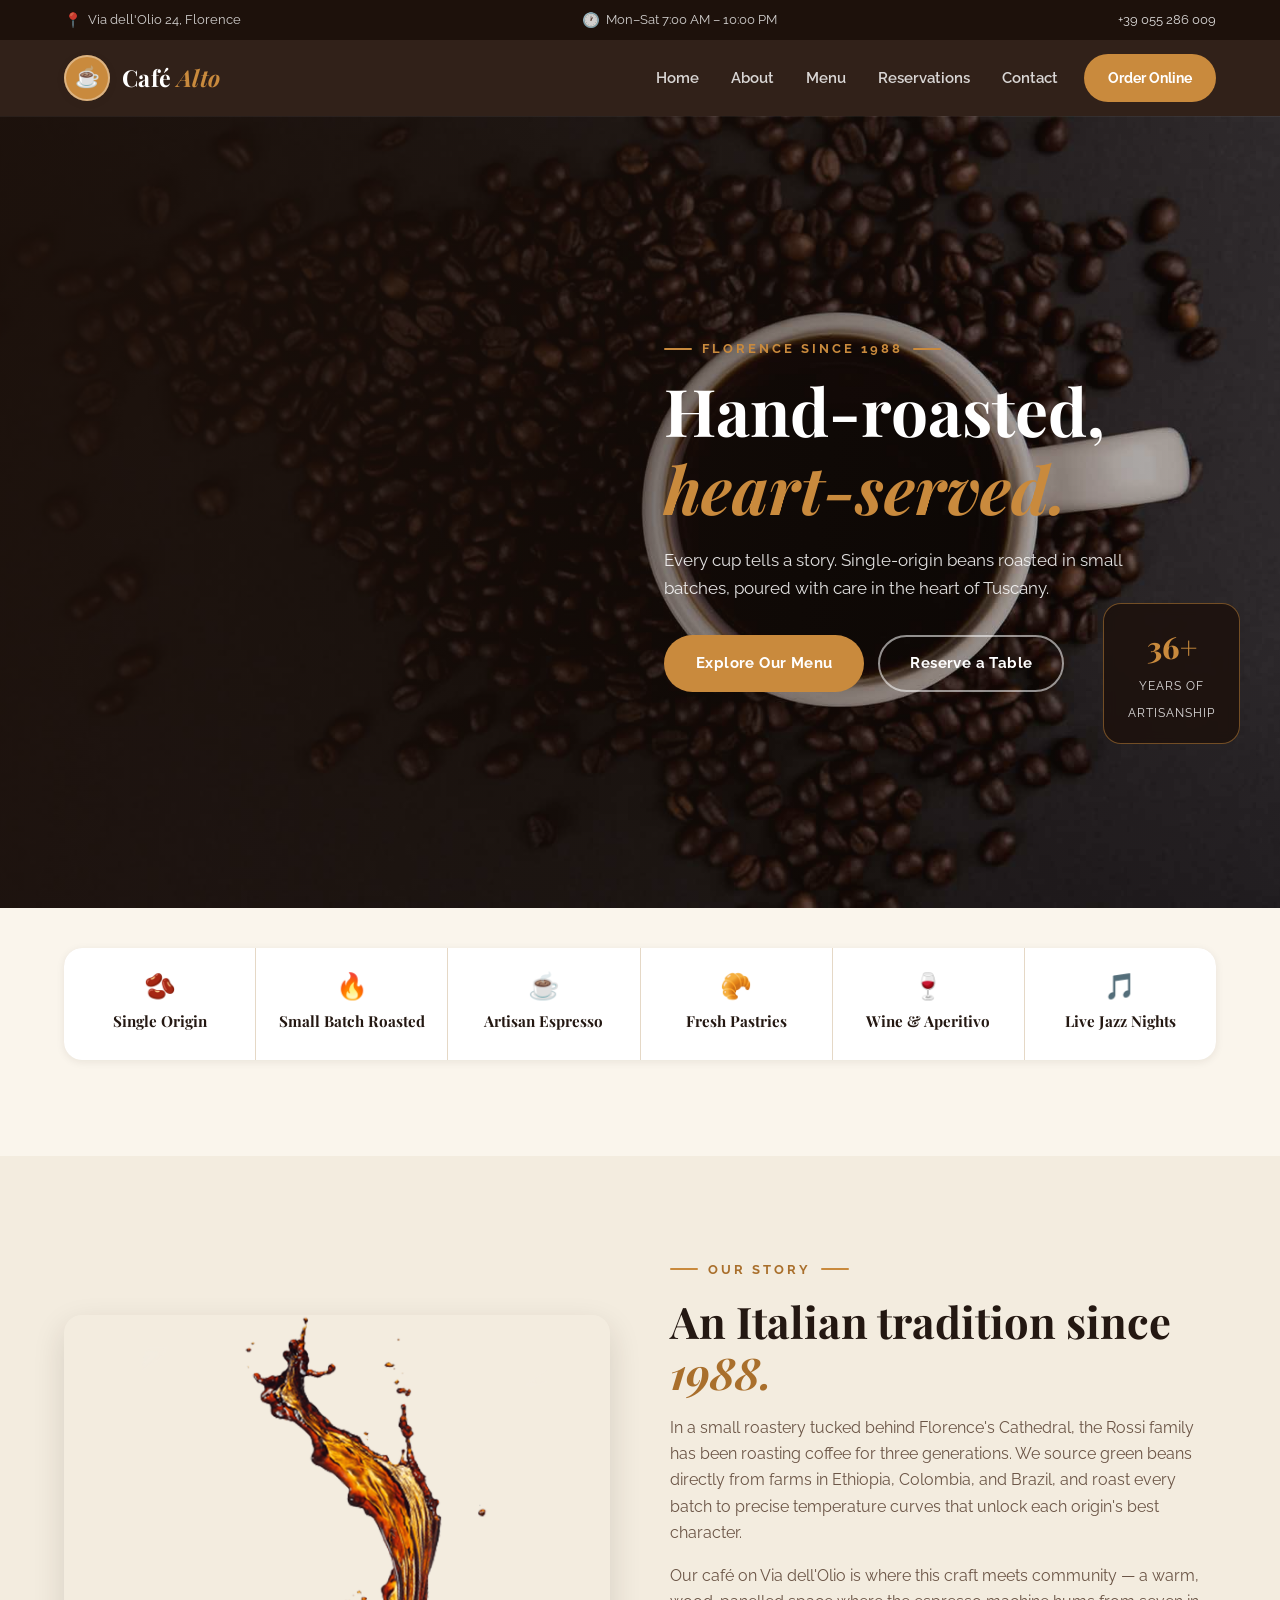
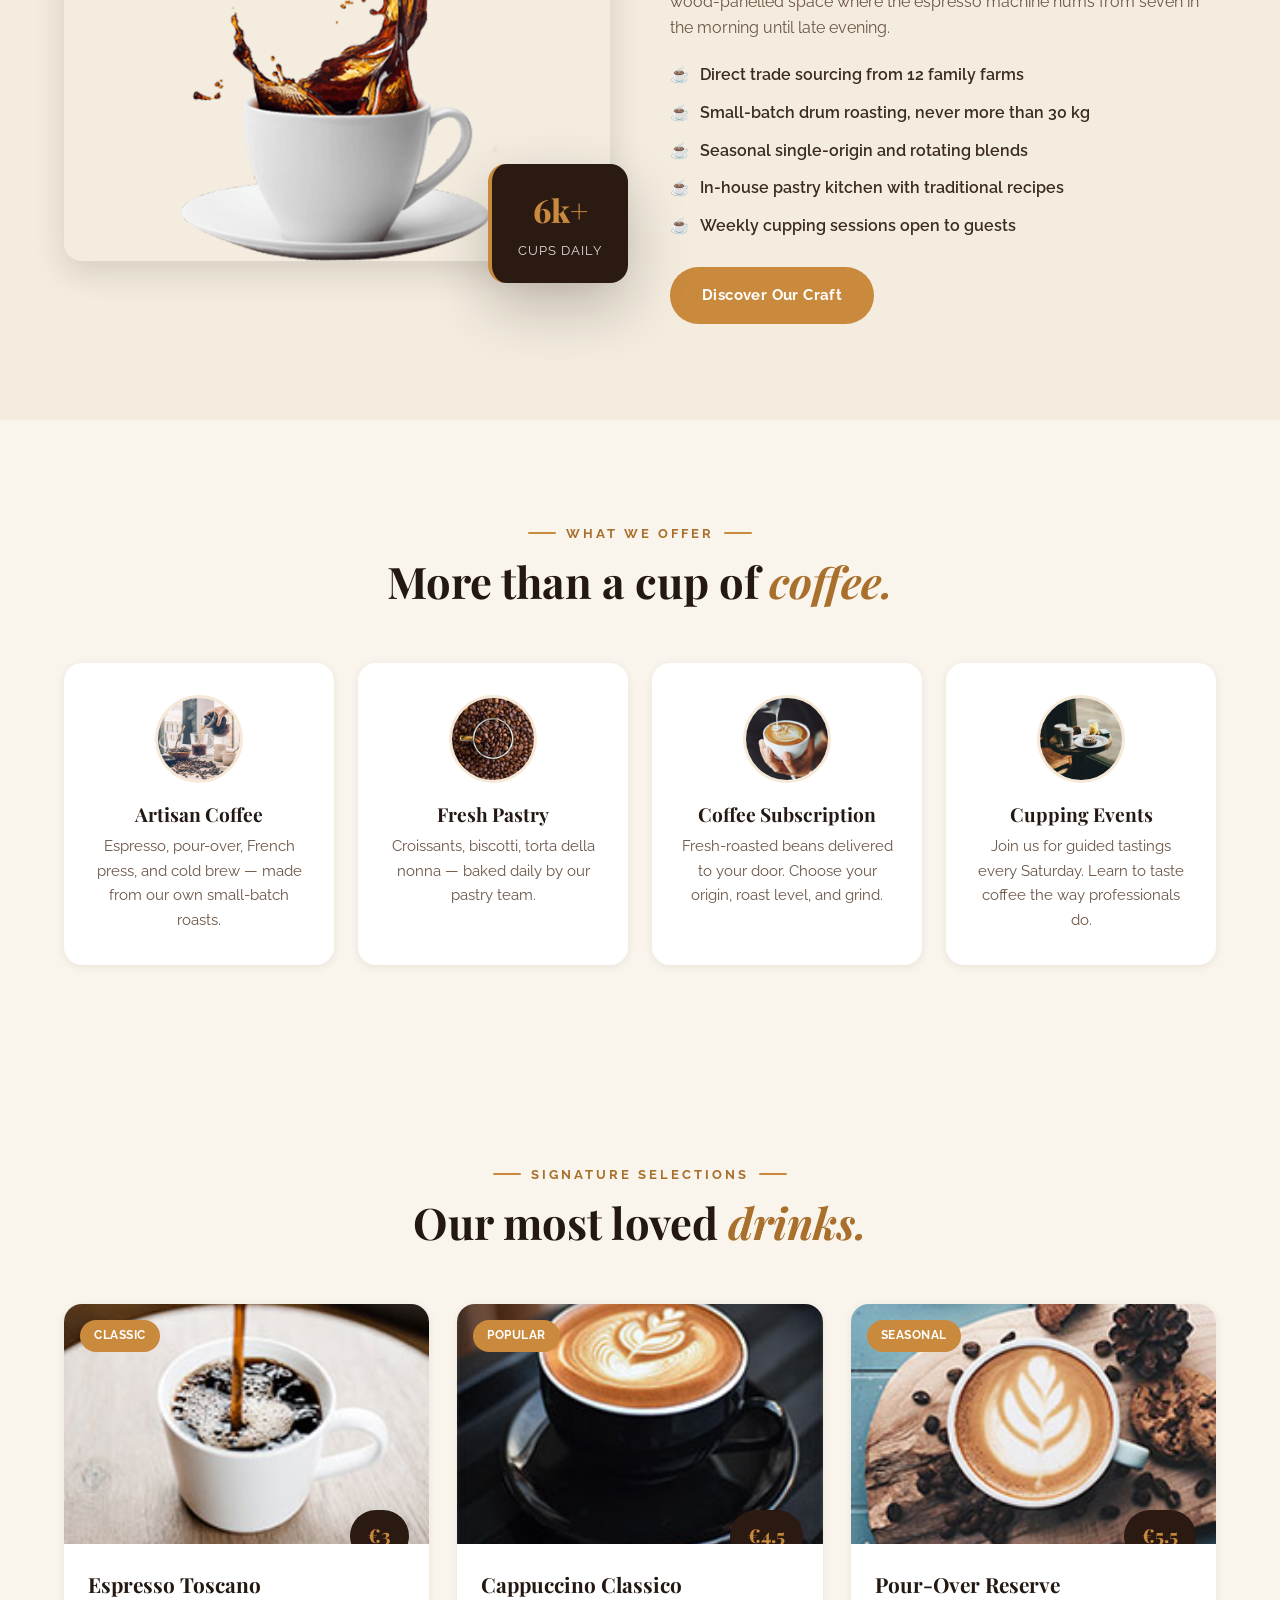
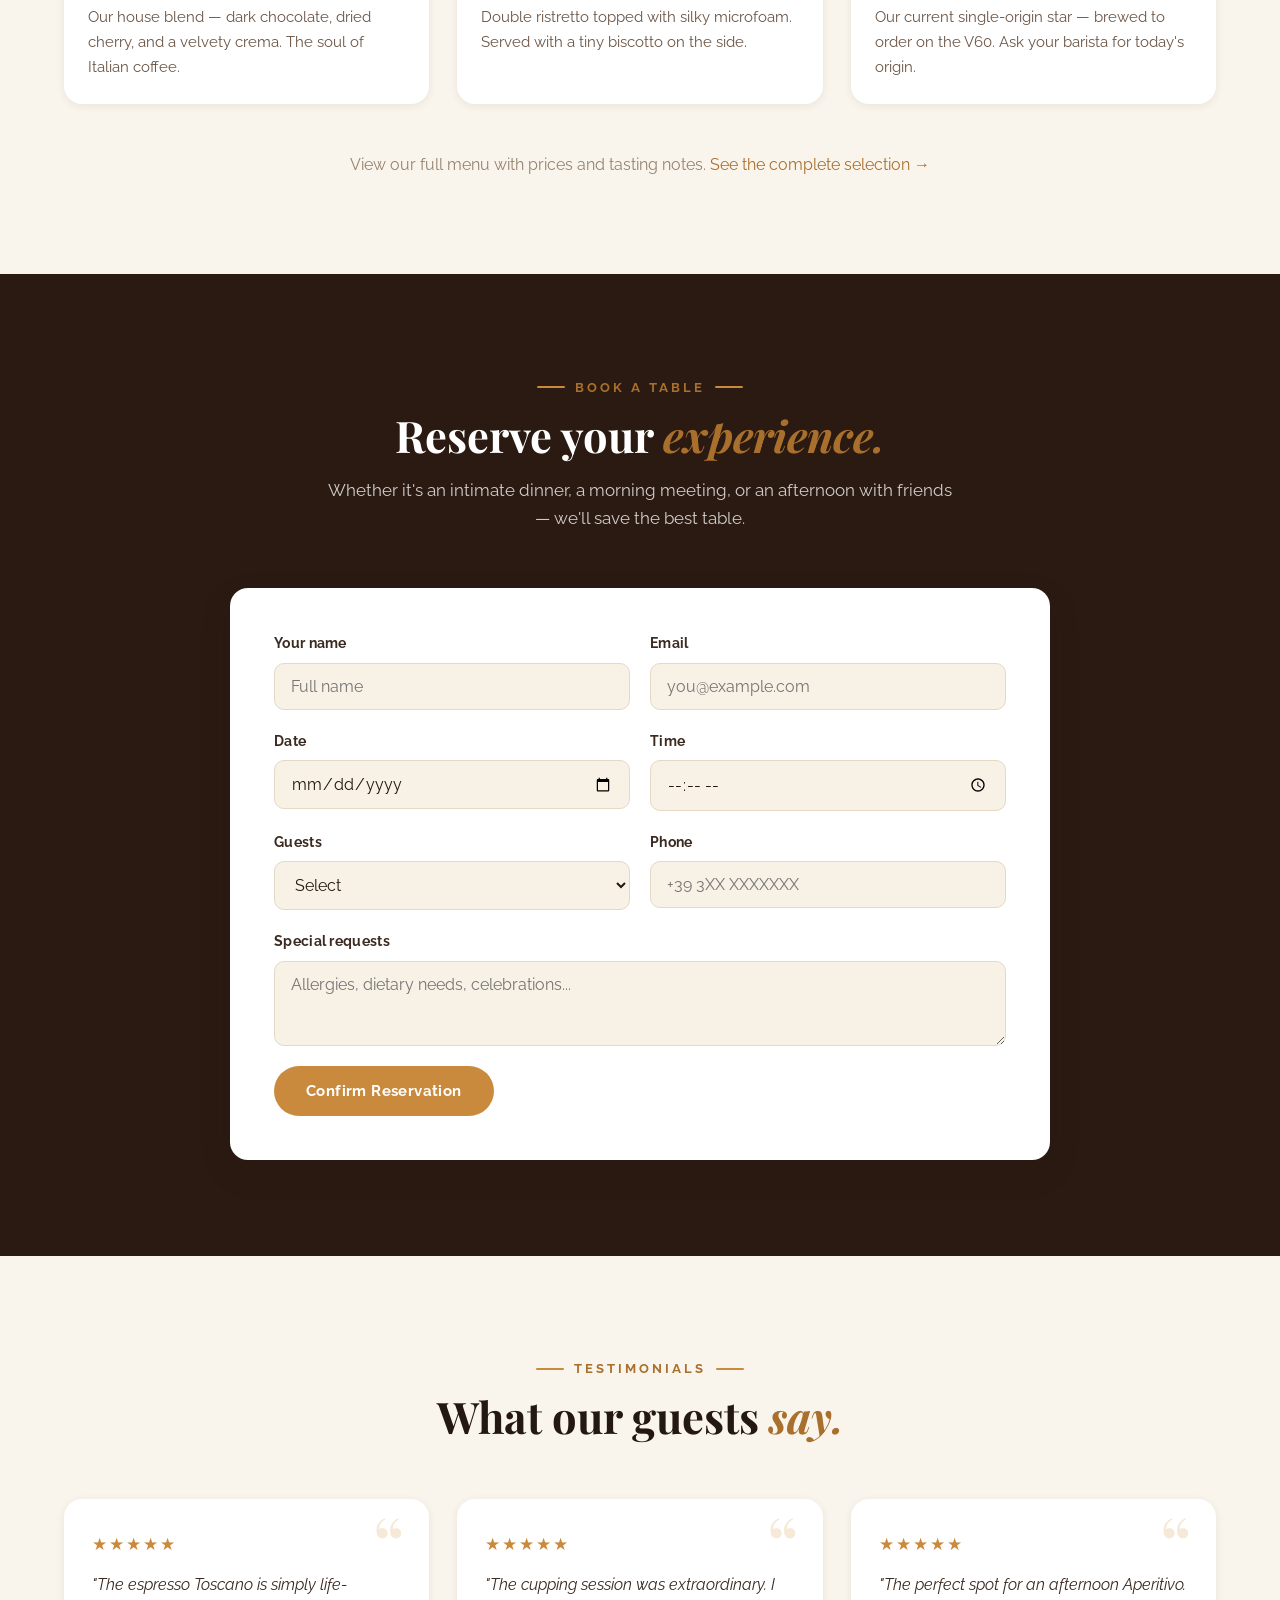
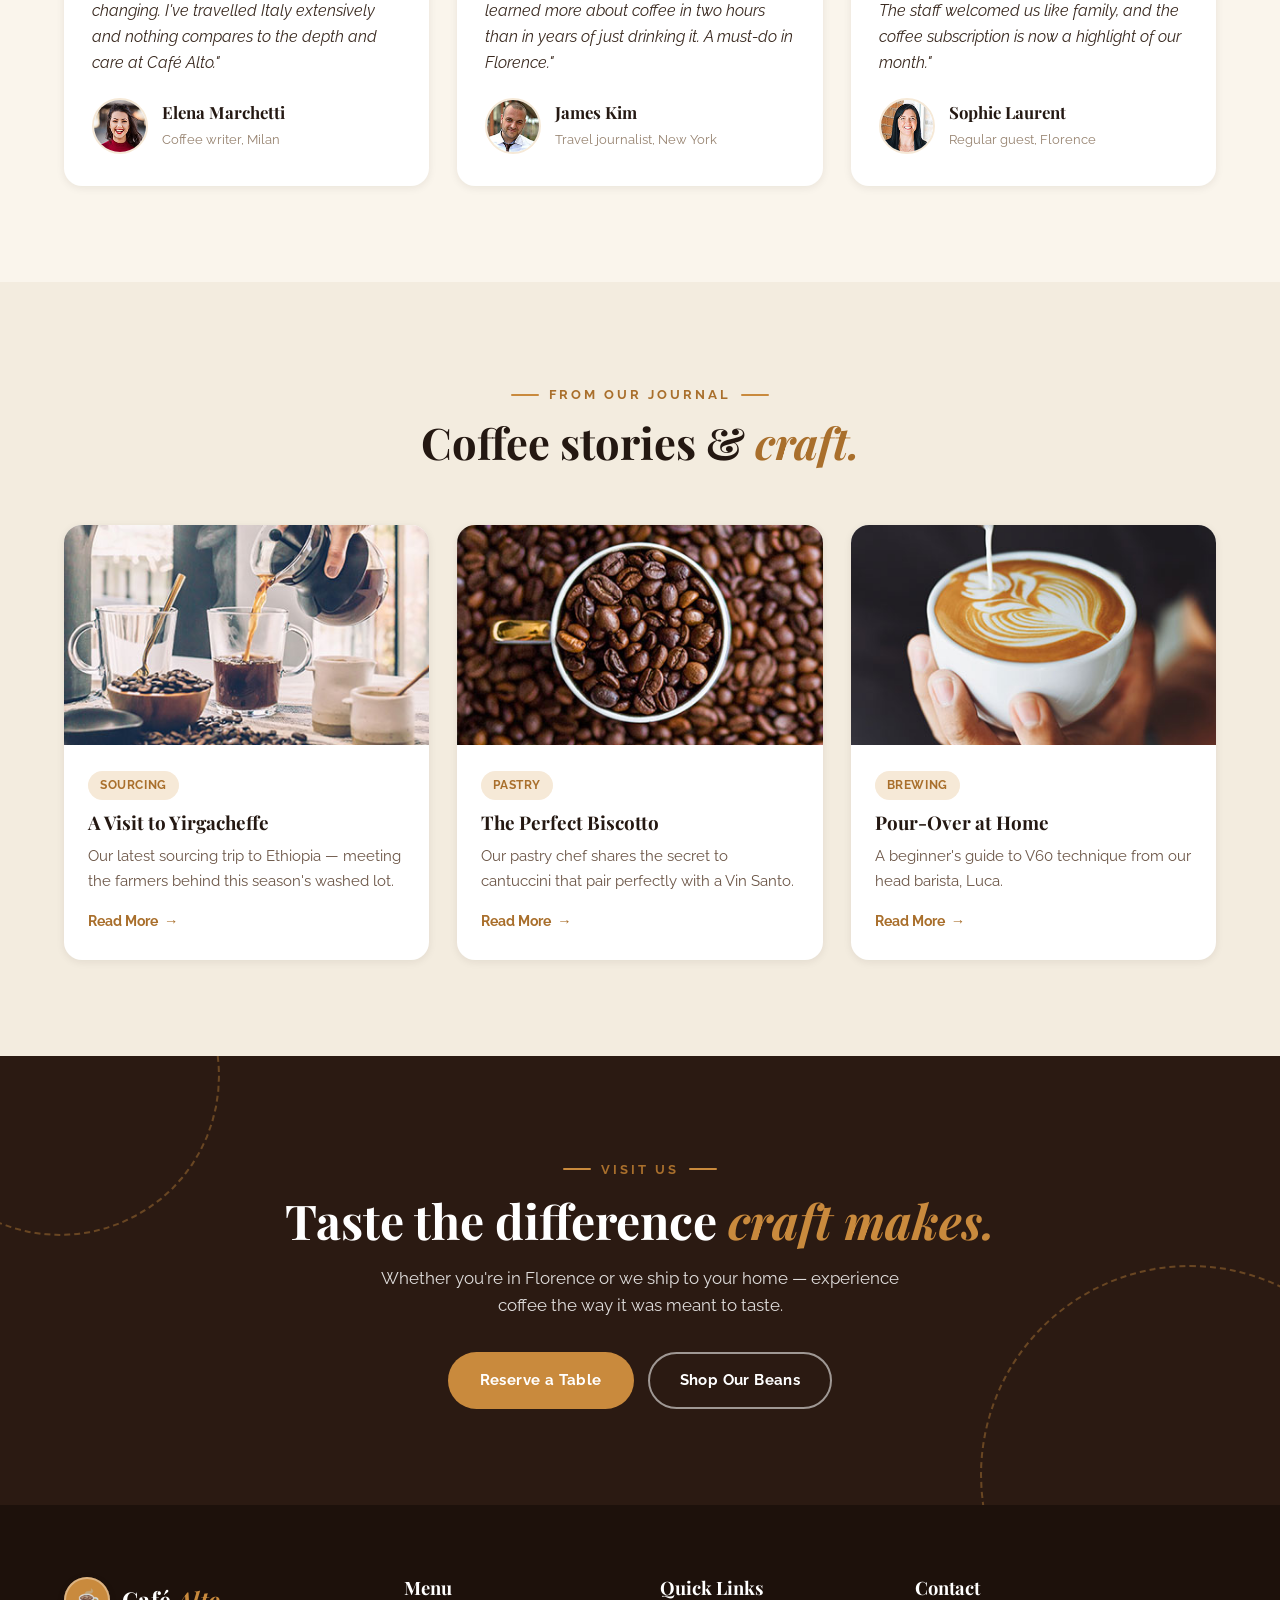
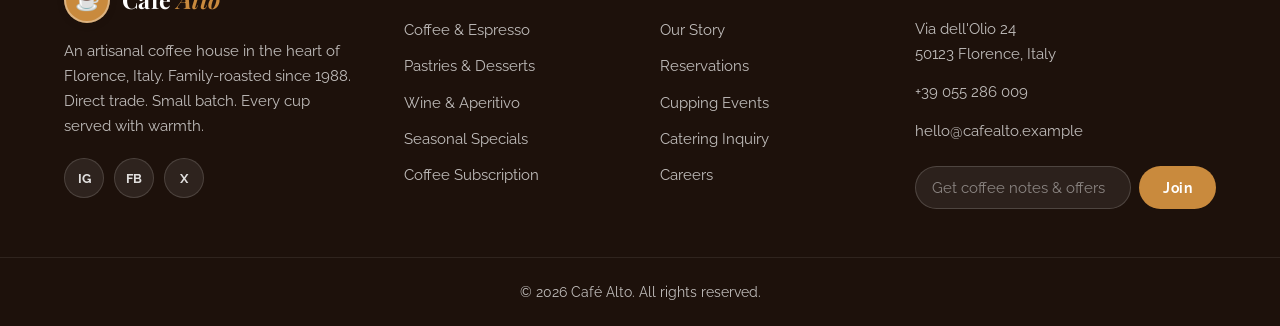
<file: index.html>
<!DOCTYPE html>
<html lang="en">
<head>
  <meta charset="UTF-8">
  <meta name="viewport" content="width=device-width, initial-scale=1.0">
  <title>Café Alto — Artisan Coffee House</title>
  <meta name="description" content="Café Alto: a premium artisanal coffee house in Florence. Hand-roasted espresso, pour-overs, pastries, and an intimate café experience since 1988.">
  <link rel="icon" href="data:image/svg+xml,%3Csvg xmlns='http://www.w3.org/2000/svg' viewBox='0 0 64 64'%3E%3Ccircle cx='32' cy='32' r='32' fill='%23c98a3d'/%3E%3Cpath d='M20 28 h24 v4 q0 6 -3 9 t-9 3 h-4 q-6 0 -9 -3 t-3 -9 v-4z' fill='%23fff' opacity='.85'/%3E%3Cline x1='29' y1='44' x2='29' y2='52' stroke='%23fff' stroke-width='2' opacity='.7'/%3E%3Cline x1='35' y1='44' x2='35' y2='52' stroke='%23fff' stroke-width='2' opacity='.7'/%3E%3Cline x1='25' y1='52' x2='39' y2='52' stroke='%23fff' stroke-width='2.5' opacity='.7'/%3E%3C/svg%3E">
  <link rel="preconnect" href="https://fonts.googleapis.com">
  <link rel="preconnect" href="https://fonts.gstatic.com" crossorigin>
  <link href="https://fonts.googleapis.com/css2?family=Playfair+Display:ital,wght@0,400;0,600;0,700;0,800;1,400;1,700&family=Raleway:wght@400;500;600;700;800&display=swap" rel="stylesheet">
  <link rel="stylesheet" href="assets/css/style.css">
</head>
<body>
  <a class="skip-link" href="#main">Skip to content</a>
  <div class="topbar">
    <div class="container topbar-inner">
      <p class="topbar-item"><span class="topbar-icon">📍</span> Via dell'Olio 24, Florence</p>
      <p class="topbar-item topbar-mid"><span class="topbar-icon">🕐</span> Mon–Sat 7:00 AM – 10:00 PM</p>
      <p class="topbar-item topbar-end">
        <a href="tel:+39055286009">+39 055 286 009</a>
      </p>
    </div>
  </div>
  <header class="site-header" id="top">
    <div class="container nav-wrap">
      <a href="index.html" class="brand">
        <span class="brand-mark" aria-hidden="true"></span>
        <span class="brand-text">Café <span>Alto</span></span>
      </a>
      <button class="nav-toggle" aria-label="Toggle menu" aria-expanded="false" aria-controls="site-nav">☰</button>
      <nav class="nav-links" id="site-nav" aria-label="Primary">
        <a href="index.html" class="nav-link">Home</a>
        <a href="about.html" class="nav-link">About</a>
        <a href="menu.html" class="nav-link">Menu</a>
        <a href="reservation.html" class="nav-link">Reservations</a>
        <a href="contact.html" class="nav-link">Contact</a>
        <a href="menu.html" class="nav-cta">Order Online</a>
      </nav>
    </div>
  </header>
  <main id="main">
    <section class="hero" id="hero">
      <div class="hero-bg">
        <img src="assets/img/img-hero-1.jpg" alt="" class="active">
        <img src="assets/img/img-hero-2.jpg" alt="">
      </div>
      <div class="hero-shade"></div>
      <div class="container hero-copy">
        <p class="eyebrow">Florence since 1988</p>
        <h1 class="hero-title">Hand-roasted, <em>heart-served.</em></h1>
        <p class="hero-sub">Every cup tells a story. Single-origin beans roasted in small batches, poured with care in the heart of Tuscany.</p>
        <div class="hero-actions">
          <a href="menu.html" class="btn btn-primary">Explore Our Menu</a>
          <a href="reservation.html" class="btn btn-ghost-light">Reserve a Table</a>
        </div>
        <div class="hero-badge">
          <span class="hero-badge-num">36+</span>
          <span class="hero-badge-label">Years of<br>Artisanship</span>
        </div>
      </div>
    </section>
    <section class="section">
      <div class="container">
        <div class="ribbon reveal">
          <div class="ribbon-item"><span class="ribbon-icon" aria-hidden="true">🫘</span><span class="ribbon-label">Single Origin</span></div>
          <div class="ribbon-item"><span class="ribbon-icon" aria-hidden="true">🔥</span><span class="ribbon-label">Small Batch Roasted</span></div>
          <div class="ribbon-item"><span class="ribbon-icon" aria-hidden="true">☕</span><span class="ribbon-label">Artisan Espresso</span></div>
          <div class="ribbon-item"><span class="ribbon-icon" aria-hidden="true">🥐</span><span class="ribbon-label">Fresh Pastries</span></div>
          <div class="ribbon-item"><span class="ribbon-icon" aria-hidden="true">🍷</span><span class="ribbon-label">Wine &amp; Aperitivo</span></div>
          <div class="ribbon-item"><span class="ribbon-icon" aria-hidden="true">🎵</span><span class="ribbon-label">Live Jazz Nights</span></div>
        </div>
      </div>
    </section>
    <section class="section section-latte">
      <div class="container">
        <div class="split reveal">
          <div class="split-img">
            <img src="assets/img/img-about-1.png" alt="Barista pouring latte art" class="split-photo">
            <div class="split-badge">
              <span class="split-badge-num">6k+</span>
              <span class="split-badge-label">Cups Daily</span>
            </div>
          </div>
          <div class="split-copy">
            <p class="eyebrow">Our story</p>
            <h2 class="section-title">An Italian tradition since <em>1988.</em></h2>
            <p>In a small roastery tucked behind Florence's Cathedral, the Rossi family has been roasting coffee for three generations. We source green beans directly from farms in Ethiopia, Colombia, and Brazil, and roast every batch to precise temperature curves that unlock each origin's best character.</p>
            <p>Our café on Via dell'Olio is where this craft meets community — a warm, wood-panelled space where the espresso machine hums from seven in the morning until late evening.</p>
            <ul class="check-list">
              <li>Direct trade sourcing from 12 family farms</li>
              <li>Small-batch drum roasting, never more than 30 kg</li>
              <li>Seasonal single-origin and rotating blends</li>
              <li>In-house pastry kitchen with traditional recipes</li>
              <li>Weekly cupping sessions open to guests</li>
            </ul>
            <a href="about.html" class="btn btn-primary">Discover Our Craft</a>
          </div>
        </div>
      </div>
    </section>
    <section class="section">
      <div class="container">
        <div class="section-head reveal">
          <p class="eyebrow">What we offer</p>
          <h2 class="section-title">More than a cup of <em>coffee.</em></h2>
        </div>
        <div class="service-grid">
          <article class="service-card reveal">
            <img src="assets/img/img-service-1.jpg" alt="Espresso shot" class="service-img">
            <h3 class="service-name">Artisan Coffee</h3>
            <p class="service-desc">Espresso, pour-over, French press, and cold brew — made from our own small-batch roasts.</p>
          </article>
          <article class="service-card reveal">
            <img src="assets/img/img-service-2.jpg" alt="Pastries on display" class="service-img">
            <h3 class="service-name">Fresh Pastry</h3>
            <p class="service-desc">Croissants, biscotti, torta della nonna — baked daily by our pastry team.</p>
          </article>
          <article class="service-card reveal">
            <img src="assets/img/img-service-3.jpg" alt="Coffee beans selection" class="service-img">
            <h3 class="service-name">Coffee Subscription</h3>
            <p class="service-desc">Fresh-roasted beans delivered to your door. Choose your origin, roast level, and grind.</p>
          </article>
          <article class="service-card reveal">
            <img src="assets/img/img-service-4.jpg" alt="Coffee tasting event" class="service-img">
            <h3 class="service-name">Cupping Events</h3>
            <p class="service-desc">Join us for guided tastings every Saturday. Learn to taste coffee the way professionals do.</p>
          </article>
        </div>
      </div>
    </section>
    <section class="section section-cream">
      <div class="container">
        <div class="section-head reveal">
          <p class="eyebrow">Signature selections</p>
          <h2 class="section-title">Our most loved <em>drinks.</em></h2>
        </div>
        <div class="menu-grid">
          <article class="menu-card reveal">
            <div class="menu-img-wrap">
              <img src="assets/img/img-menu-1.jpg" alt="Classic Espresso" class="menu-img">
              <span class="menu-tag">Classic</span>
              <span class="menu-price">€3</span>
            </div>
            <div class="menu-body">
              <h3 class="menu-name">Espresso Toscano</h3>
              <p class="menu-desc">Our house blend — dark chocolate, dried cherry, and a velvety crema. The soul of Italian coffee.</p>
            </div>
          </article>
          <article class="menu-card reveal">
            <div class="menu-img-wrap">
              <img src="assets/img/img-menu-2.jpg" alt="Cappuccino" class="menu-img">
              <span class="menu-tag">Popular</span>
              <span class="menu-price">€4.5</span>
            </div>
            <div class="menu-body">
              <h3 class="menu-name">Cappuccino Classico</h3>
              <p class="menu-desc">Double ristretto topped with silky microfoam. Served with a tiny biscotto on the side.</p>
            </div>
          </article>
          <article class="menu-card reveal">
            <div class="menu-img-wrap">
              <img src="assets/img/img-menu-3.jpg" alt="Pour-over coffee" class="menu-img">
              <span class="menu-tag">Seasonal</span>
              <span class="menu-price">€5.5</span>
            </div>
            <div class="menu-body">
              <h3 class="menu-name">Pour-Over Reserve</h3>
              <p class="menu-desc">Our current single-origin star — brewed to order on the V60. Ask your barista for today's origin.</p>
            </div>
          </article>
        </div>
        <div class="section-foot reveal">
          <p>View our full menu with prices and tasting notes. <a href="menu.html">See the complete selection →</a></p>
        </div>
      </div>
    </section>
    <section class="section section-espresso" id="reserve">
      <div class="container">
        <div class="section-head on-dark reveal">
          <p class="eyebrow">Book a table</p>
          <h2 class="section-title">Reserve your <em>experience.</em></h2>
          <p>Whether it's an intimate dinner, a morning meeting, or an afternoon with friends — we'll save the best table.</p>
        </div>
        <div class="form-wrap reveal">
          <form class="reserve-form" data-form novalidate>
            <div class="form-field">
              <label for="rf-name">Your name</label>
              <input id="rf-name" type="text" name="name" placeholder="Full name" required>
            </div>
            <div class="form-field">
              <label for="rf-email">Email</label>
              <input id="rf-email" type="email" name="email" placeholder="you@example.com" required>
            </div>
            <div class="form-field">
              <label for="rf-date">Date</label>
              <input id="rf-date" type="date" name="date" required>
            </div>
            <div class="form-field">
              <label for="rf-time">Time</label>
              <input id="rf-time" type="time" name="time" required>
            </div>
            <div class="form-field">
              <label for="rf-guests">Guests</label>
              <select id="rf-guests" name="guests" required>
                <option value="">Select</option>
                <option value="1">1 person</option>
                <option value="2">2 persons</option>
                <option value="3">3 persons</option>
                <option value="4">4 persons</option>
                <option value="5">5 persons</option>
                <option value="6">6+ persons</option>
              </select>
            </div>
            <div class="form-field">
              <label for="rf-phone">Phone</label>
              <input id="rf-phone" type="tel" name="phone" placeholder="+39 3XX XXXXXXX" required>
            </div>
            <div class="form-field form-field-wide">
              <label for="rf-note">Special requests</label>
              <textarea id="rf-note" name="note" rows="3" placeholder="Allergies, dietary needs, celebrations..."></textarea>
            </div>
            <button type="submit" class="btn btn-primary">Confirm Reservation</button>
            <p class="form-msg form-ok">✓ Grazie! We'll confirm your reservation within 2 hours.</p>
            <p class="form-msg form-err">⚠ Please fill in all required fields.</p>
          </form>
        </div>
      </div>
    </section>
    <section class="section">
      <div class="container">
        <div class="section-head reveal">
          <p class="eyebrow">Testimonials</p>
          <h2 class="section-title">What our guests <em>say.</em></h2>
        </div>
        <div class="tst-grid">
          <article class="tst-card reveal">
            <div class="tst-stars" aria-label="5 stars">★★★★★</div>
            <p class="tst-quote">"The espresso Toscano is simply life-changing. I've travelled Italy extensively and nothing compares to the depth and care at Café Alto."</p>
            <div class="tst-author">
              <img src="assets/img/img-testimonial-1.jpg" alt="Elena M." class="tst-avatar">
              <div>
                <strong class="tst-name">Elena Marchetti</strong>
                <span class="tst-role">Coffee writer, Milan</span>
              </div>
            </div>
          </article>
          <article class="tst-card reveal">
            <div class="tst-stars" aria-label="5 stars">★★★★★</div>
            <p class="tst-quote">"The cupping session was extraordinary. I learned more about coffee in two hours than in years of just drinking it. A must-do in Florence."</p>
            <div class="tst-author">
              <img src="assets/img/img-testimonial-2.jpg" alt="James K." class="tst-avatar">
              <div>
                <strong class="tst-name">James Kim</strong>
                <span class="tst-role">Travel journalist, New York</span>
              </div>
            </div>
          </article>
          <article class="tst-card reveal">
            <div class="tst-stars" aria-label="5 stars">★★★★★</div>
            <p class="tst-quote">"The perfect spot for an afternoon Aperitivo. The staff welcomed us like family, and the coffee subscription is now a highlight of our month."</p>
            <div class="tst-author">
              <img src="assets/img/img-testimonial-3.jpg" alt="Sophie L." class="tst-avatar">
              <div>
                <strong class="tst-name">Sophie Laurent</strong>
                <span class="tst-role">Regular guest, Florence</span>
              </div>
            </div>
          </article>
        </div>
      </div>
    </section>
    <section class="section section-latte">
      <div class="container">
        <div class="section-head reveal">
          <p class="eyebrow">From our journal</p>
          <h2 class="section-title">Coffee stories &amp; <em>craft.</em></h2>
        </div>
        <div class="blog-grid">
          <article class="blog-card reveal">
            <img src="assets/img/img-service-1.jpg" alt="Coffee cherry harvest" class="blog-img">
            <div class="blog-body">
              <span class="blog-tag">Sourcing</span>
              <h3 class="blog-title">A Visit to Yirgacheffe</h3>
              <p class="blog-excerpt">Our latest sourcing trip to Ethiopia — meeting the farmers behind this season's washed lot.</p>
              <a href="#" class="blog-link">Read More</a>
            </div>
          </article>
          <article class="blog-card reveal">
            <img src="assets/img/img-service-2.jpg" alt="Pastry preparation" class="blog-img">
            <div class="blog-body">
              <span class="blog-tag">Pastry</span>
              <h3 class="blog-title">The Perfect Biscotto</h3>
              <p class="blog-excerpt">Our pastry chef shares the secret to cantuccini that pair perfectly with a Vin Santo.</p>
              <a href="#" class="blog-link">Read More</a>
            </div>
          </article>
          <article class="blog-card reveal">
            <img src="assets/img/img-service-3.jpg" alt="Pour-over brewing" class="blog-img">
            <div class="blog-body">
              <span class="blog-tag">Brewing</span>
              <h3 class="blog-title">Pour-Over at Home</h3>
              <p class="blog-excerpt">A beginner's guide to V60 technique from our head barista, Luca.</p>
              <a href="#" class="blog-link">Read More</a>
            </div>
          </article>
        </div>
      </div>
    </section>
    <section class="cta-section">
      <div class="container cta-inner reveal">
        <p class="eyebrow">Visit us</p>
        <h2 class="cta-title">Taste the difference <em>craft makes.</em></h2>
        <p class="cta-sub">Whether you're in Florence or we ship to your home — experience coffee the way it was meant to taste.</p>
        <div class="cta-actions">
          <a href="reservation.html" class="btn btn-primary">Reserve a Table</a>
          <a href="menu.html" class="btn btn-ghost-light">Shop Our Beans</a>
        </div>
      </div>
    </section>
  </main>
  <footer class="site-footer">
    <div class="container footer-grid">
      <div class="footer-col">
        <a href="index.html" class="brand footer-brand">
          <span class="brand-mark" aria-hidden="true"></span>
          <span class="brand-text">Café <span>Alto</span></span>
        </a>
        <p>An artisanal coffee house in the heart of Florence, Italy. Family-roasted since 1988. Direct trade. Small batch. Every cup served with warmth.</p>
        <div class="footer-social">
          <a href="https://instagram.com" target="_blank" rel="noopener" aria-label="Instagram">IG</a>
          <a href="https://facebook.com" target="_blank" rel="noopener" aria-label="Facebook">FB</a>
          <a href="https://twitter.com" target="_blank" rel="noopener" aria-label="Twitter">X</a>
        </div>
      </div>
      <div class="footer-col">
        <h3>Menu</h3>
        <ul class="footer-links">
          <li><a href="menu.html">Coffee &amp; Espresso</a></li>
          <li><a href="menu.html">Pastries &amp; Desserts</a></li>
          <li><a href="menu.html">Wine &amp; Aperitivo</a></li>
          <li><a href="menu.html">Seasonal Specials</a></li>
          <li><a href="menu.html">Coffee Subscription</a></li>
        </ul>
      </div>
      <div class="footer-col">
        <h3>Quick Links</h3>
        <ul class="footer-links">
          <li><a href="about.html">Our Story</a></li>
          <li><a href="reservation.html">Reservations</a></li>
          <li><a href="about.html">Cupping Events</a></li>
          <li><a href="contact.html">Catering Inquiry</a></li>
          <li><a href="404.html">Careers</a></li>
        </ul>
      </div>
      <div class="footer-col">
        <h3>Contact</h3>
        <ul class="footer-links footer-contact">
          <li>Via dell'Olio 24<br>50123 Florence, Italy</li>
          <li><a href="tel:+39055286009">+39 055 286 009</a></li>
          <li><a href="mailto:hello@cafealto.example">hello@cafealto.example</a></li>
        </ul>
        <form class="newsletter" data-form novalidate>
          <label for="nl-email" class="sr-only">Email for coffee updates</label>
          <input id="nl-email" type="email" name="email" placeholder="Get coffee notes &amp; offers" required>
          <button type="submit" class="btn btn-primary btn-sm">Join</button>
          <p class="form-msg form-ok">Benvenuto! You're on our list.</p>
          <p class="form-msg form-err">Please enter a valid email address.</p>
        </form>
      </div>
    </div>
    <div class="footer-bottom">
      <div class="container">
        <p>© <span data-year>2026</span> Café Alto. All rights reserved.</p>
      </div>
    </div>
  </footer>
  <button class="back-to-top" aria-label="Back to top">↑</button>
  <script src="assets/js/main.js"></script>
</body>
</html>
</file>
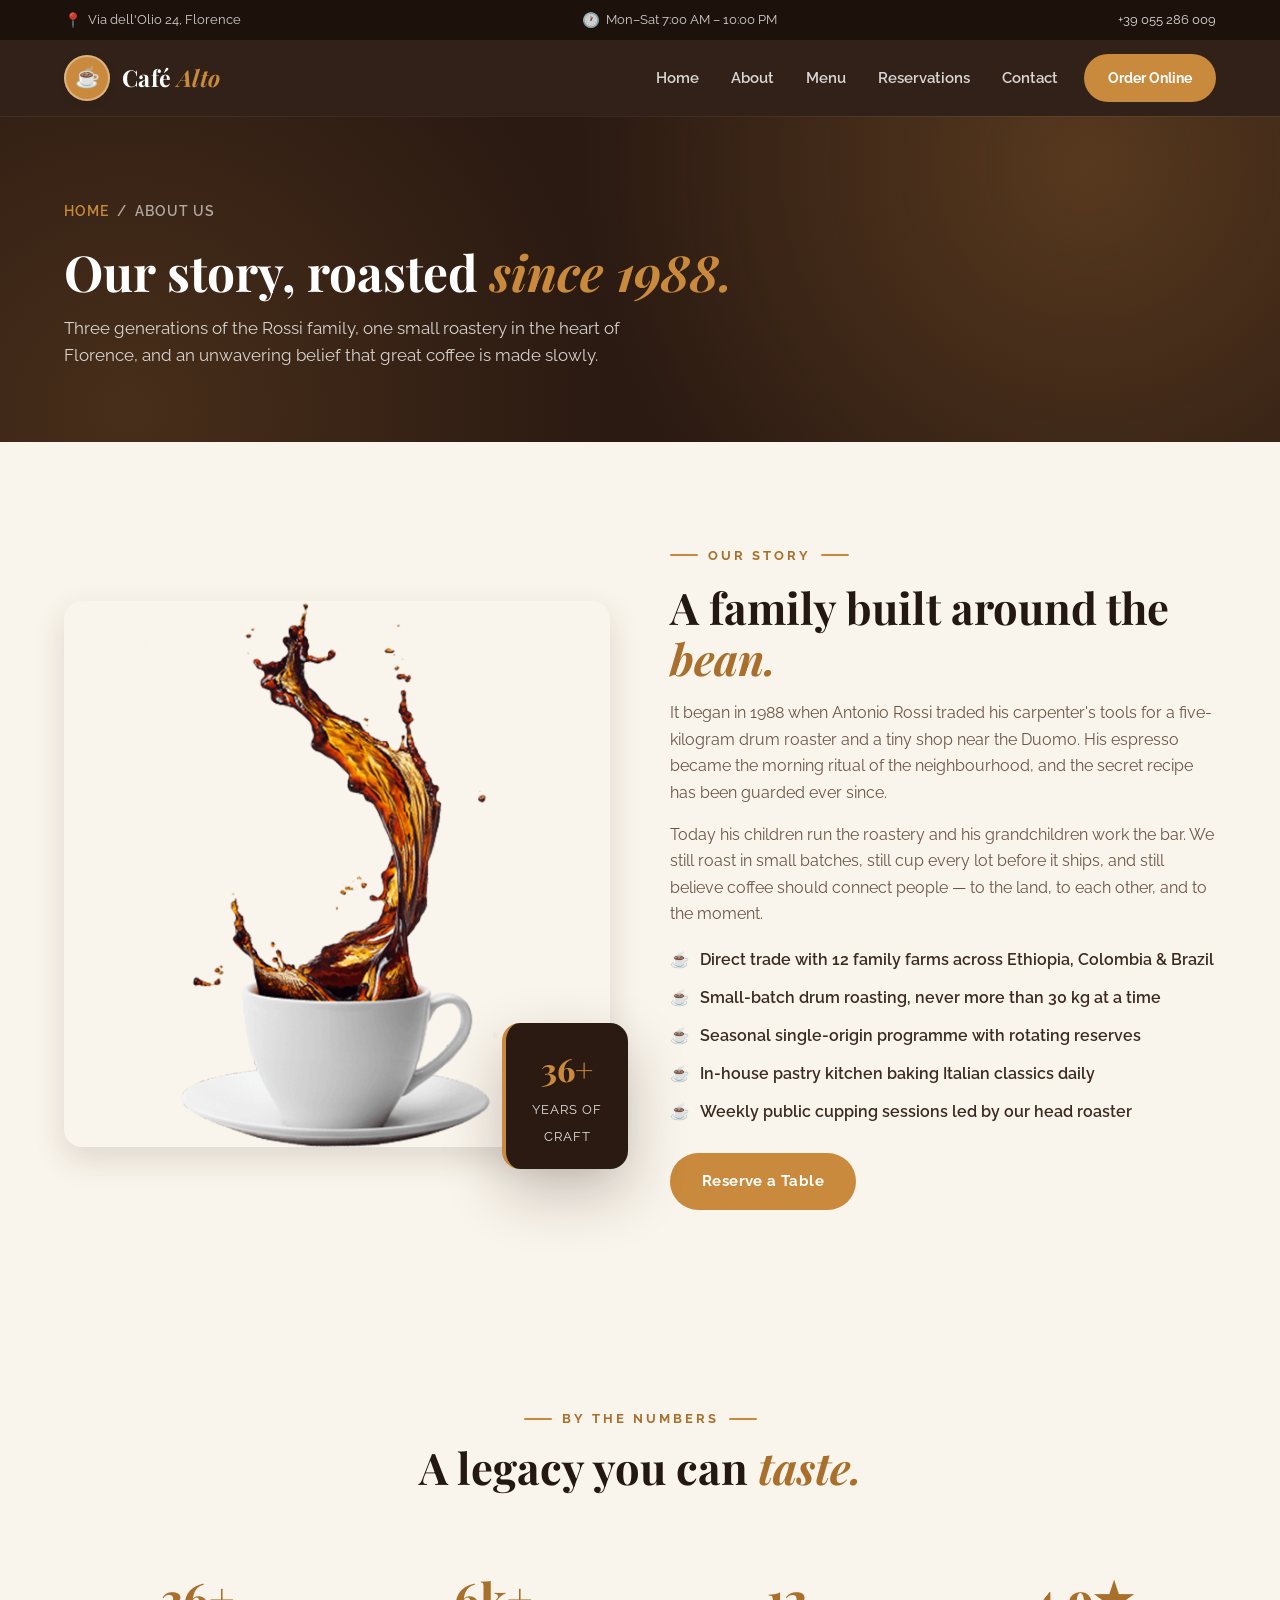
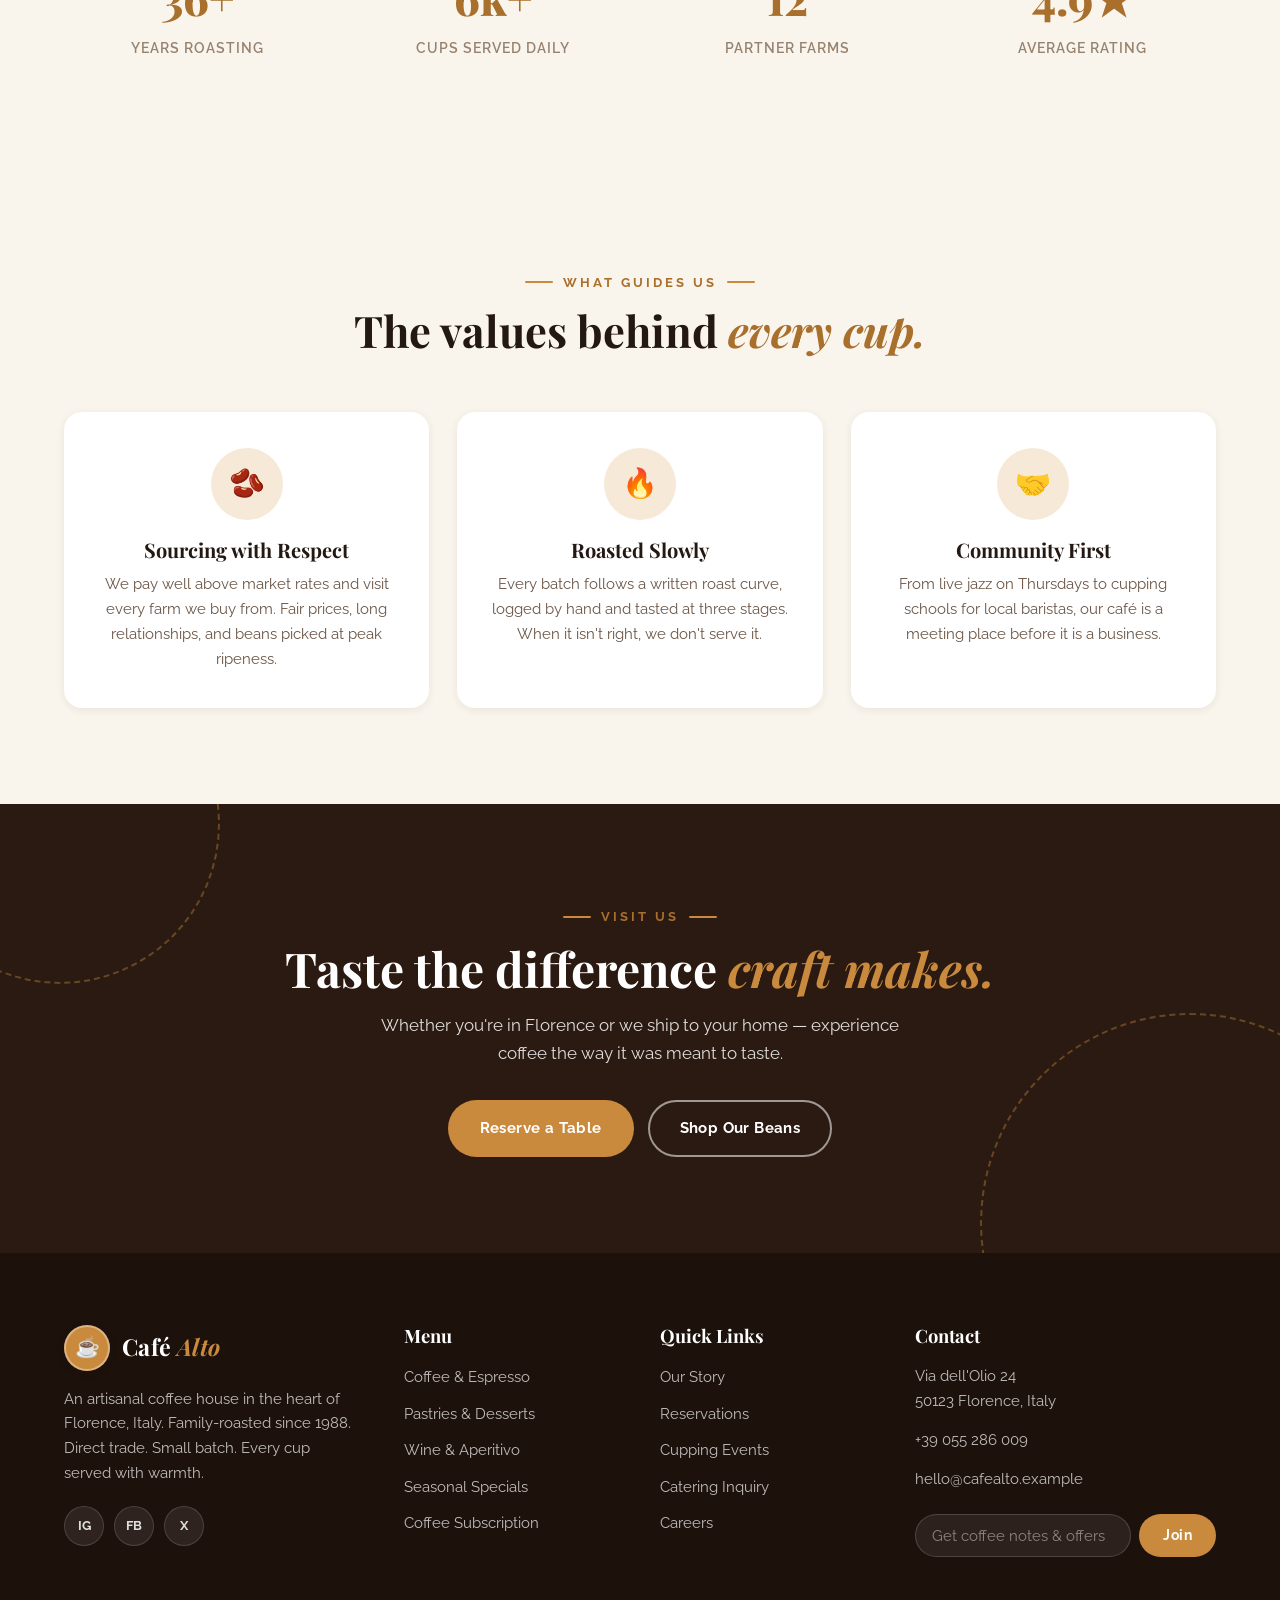
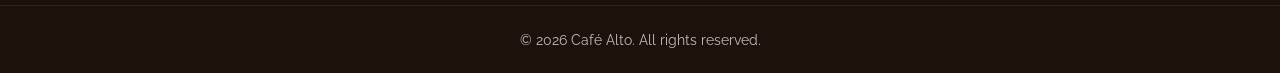
<file: about.html>
<!DOCTYPE html>
<html lang="en">
<head>
  <meta charset="UTF-8">
  <meta name="viewport" content="width=device-width, initial-scale=1.0">
  <title>About Us — Café Alto Artisan Coffee House</title>
  <meta name="description" content="Discover Café Alto: three generations of the Rossi family, small-batch roasting in Florence since 1988. Our story, our numbers, and the values behind every cup.">
  <link rel="icon" href="data:image/svg+xml,%3Csvg xmlns='http://www.w3.org/2000/svg' viewBox='0 0 64 64'%3E%3Ccircle cx='32' cy='32' r='32' fill='%23c98a3d'/%3E%3Cpath d='M20 28 h24 v4 q0 6 -3 9 t-9 3 h-4 q-6 0 -9 -3 t-3 -9 v-4z' fill='%23fff' opacity='.85'/%3E%3Cline x1='29' y1='44' x2='29' y2='52' stroke='%23fff' stroke-width='2' opacity='.7'/%3E%3Cline x1='35' y1='44' x2='35' y2='52' stroke='%23fff' stroke-width='2' opacity='.7'/%3E%3Cline x1='25' y1='52' x2='39' y2='52' stroke='%23fff' stroke-width='2.5' opacity='.7'/%3E%3C/svg%3E">
  <link rel="preconnect" href="https://fonts.googleapis.com">
  <link rel="preconnect" href="https://fonts.gstatic.com" crossorigin>
  <link href="https://fonts.googleapis.com/css2?family=Playfair+Display:ital,wght@0,400;0,600;0,700;0,800;1,400;1,700&family=Raleway:wght@400;500;600;700;800&display=swap" rel="stylesheet">
  <link rel="stylesheet" href="assets/css/style.css">
</head>
<body>
  <a class="skip-link" href="#main">Skip to content</a>
  <div class="topbar">
    <div class="container topbar-inner">
      <p class="topbar-item"><span class="topbar-icon">📍</span> Via dell'Olio 24, Florence</p>
      <p class="topbar-item topbar-mid"><span class="topbar-icon">🕐</span> Mon–Sat 7:00 AM – 10:00 PM</p>
      <p class="topbar-item topbar-end">
        <a href="tel:+39055286009">+39 055 286 009</a>
      </p>
    </div>
  </div>
  <header class="site-header" id="top">
    <div class="container nav-wrap">
      <a href="index.html" class="brand">
        <span class="brand-mark" aria-hidden="true"></span>
        <span class="brand-text">Café <span>Alto</span></span>
      </a>
      <button class="nav-toggle" aria-label="Toggle menu" aria-expanded="false" aria-controls="site-nav">☰</button>
      <nav class="nav-links" id="site-nav" aria-label="Primary">
        <a href="index.html" class="nav-link">Home</a>
        <a href="about.html" class="nav-link">About</a>
        <a href="menu.html" class="nav-link">Menu</a>
        <a href="reservation.html" class="nav-link">Reservations</a>
        <a href="contact.html" class="nav-link">Contact</a>
        <a href="menu.html" class="nav-cta">Order Online</a>
      </nav>
    </div>
  </header>
  <main id="main">
    <section class="page-banner">
      <div class="container">
        <nav class="crumb" aria-label="Breadcrumb"><a href="index.html">Home</a> / <span>About Us</span></nav>
        <h1>Our story, roasted <em>since 1988.</em></h1>
        <p>Three generations of the Rossi family, one small roastery in the heart of Florence, and an unwavering belief that great coffee is made slowly.</p>
      </div>
    </section>
    <section class="section">
      <div class="container">
        <div class="split reveal">
          <div class="split-img">
            <img src="assets/img/img-about-1.png" alt="Barista pouring latte art" class="split-photo">
            <div class="split-badge">
              <span class="split-badge-num">36+</span>
              <span class="split-badge-label">Years of<br>Craft</span>
            </div>
          </div>
          <div class="split-copy">
            <p class="eyebrow">Our story</p>
            <h2 class="section-title">A family built around the <em>bean.</em></h2>
            <p>It began in 1988 when Antonio Rossi traded his carpenter's tools for a five-kilogram drum roaster and a tiny shop near the Duomo. His espresso became the morning ritual of the neighbourhood, and the secret recipe has been guarded ever since.</p>
            <p>Today his children run the roastery and his grandchildren work the bar. We still roast in small batches, still cup every lot before it ships, and still believe coffee should connect people — to the land, to each other, and to the moment.</p>
            <ul class="check-list">
              <li>Direct trade with 12 family farms across Ethiopia, Colombia &amp; Brazil</li>
              <li>Small-batch drum roasting, never more than 30 kg at a time</li>
              <li>Seasonal single-origin programme with rotating reserves</li>
              <li>In-house pastry kitchen baking Italian classics daily</li>
              <li>Weekly public cupping sessions led by our head roaster</li>
            </ul>
            <a href="reservation.html" class="btn btn-primary">Reserve a Table</a>
          </div>
        </div>
      </div>
    </section>
    <section class="section section-cream">
      <div class="container">
        <div class="section-head reveal">
          <p class="eyebrow">By the numbers</p>
          <h2 class="section-title">A legacy you can <em>taste.</em></h2>
        </div>
        <div class="stat-band reveal">
          <div class="stat"><span class="stat-num">36+</span><span class="stat-label">Years roasting</span></div>
          <div class="stat"><span class="stat-num">6k+</span><span class="stat-label">Cups served daily</span></div>
          <div class="stat"><span class="stat-num">12</span><span class="stat-label">Partner farms</span></div>
          <div class="stat"><span class="stat-num">4.9★</span><span class="stat-label">Average rating</span></div>
        </div>
      </div>
    </section>
    <section class="section">
      <div class="container">
        <div class="section-head reveal">
          <p class="eyebrow">What guides us</p>
          <h2 class="section-title">The values behind <em>every cup.</em></h2>
        </div>
        <div class="value-grid">
          <article class="value-card reveal">
            <div class="value-ico" aria-hidden="true">🫘</div>
            <h3>Sourcing with Respect</h3>
            <p>We pay well above market rates and visit every farm we buy from. Fair prices, long relationships, and beans picked at peak ripeness.</p>
          </article>
          <article class="value-card reveal">
            <div class="value-ico" aria-hidden="true">🔥</div>
            <h3>Roasted Slowly</h3>
            <p>Every batch follows a written roast curve, logged by hand and tasted at three stages. When it isn't right, we don't serve it.</p>
          </article>
          <article class="value-card reveal">
            <div class="value-ico" aria-hidden="true">🤝</div>
            <h3>Community First</h3>
            <p>From live jazz on Thursdays to cupping schools for local baristas, our café is a meeting place before it is a business.</p>
          </article>
        </div>
      </div>
    </section>
    <section class="cta-section">
      <div class="container cta-inner reveal">
        <p class="eyebrow">Visit us</p>
        <h2 class="cta-title">Taste the difference <em>craft makes.</em></h2>
        <p class="cta-sub">Whether you're in Florence or we ship to your home — experience coffee the way it was meant to taste.</p>
        <div class="cta-actions">
          <a href="reservation.html" class="btn btn-primary">Reserve a Table</a>
          <a href="menu.html" class="btn btn-ghost-light">Shop Our Beans</a>
        </div>
      </div>
    </section>
  </main>
  <footer class="site-footer">
    <div class="container footer-grid">
      <div class="footer-col">
        <a href="index.html" class="brand footer-brand">
          <span class="brand-mark" aria-hidden="true"></span>
          <span class="brand-text">Café <span>Alto</span></span>
        </a>
        <p>An artisanal coffee house in the heart of Florence, Italy. Family-roasted since 1988. Direct trade. Small batch. Every cup served with warmth.</p>
        <div class="footer-social">
          <a href="https://instagram.com" target="_blank" rel="noopener" aria-label="Instagram">IG</a>
          <a href="https://facebook.com" target="_blank" rel="noopener" aria-label="Facebook">FB</a>
          <a href="https://twitter.com" target="_blank" rel="noopener" aria-label="Twitter">X</a>
        </div>
      </div>
      <div class="footer-col">
        <h3>Menu</h3>
        <ul class="footer-links">
          <li><a href="menu.html">Coffee &amp; Espresso</a></li>
          <li><a href="menu.html">Pastries &amp; Desserts</a></li>
          <li><a href="menu.html">Wine &amp; Aperitivo</a></li>
          <li><a href="menu.html">Seasonal Specials</a></li>
          <li><a href="menu.html">Coffee Subscription</a></li>
        </ul>
      </div>
      <div class="footer-col">
        <h3>Quick Links</h3>
        <ul class="footer-links">
          <li><a href="about.html">Our Story</a></li>
          <li><a href="reservation.html">Reservations</a></li>
          <li><a href="about.html">Cupping Events</a></li>
          <li><a href="contact.html">Catering Inquiry</a></li>
          <li><a href="404.html">Careers</a></li>
        </ul>
      </div>
      <div class="footer-col">
        <h3>Contact</h3>
        <ul class="footer-links footer-contact">
          <li>Via dell'Olio 24<br>50123 Florence, Italy</li>
          <li><a href="tel:+39055286009">+39 055 286 009</a></li>
          <li><a href="mailto:hello@cafealto.example">hello@cafealto.example</a></li>
        </ul>
        <form class="newsletter" data-form novalidate>
          <label for="nl-email" class="sr-only">Email for coffee updates</label>
          <input id="nl-email" type="email" name="email" placeholder="Get coffee notes &amp; offers" required>
          <button type="submit" class="btn btn-primary btn-sm">Join</button>
          <p class="form-msg form-ok">Benvenuto! You're on our list.</p>
          <p class="form-msg form-err">Please enter a valid email address.</p>
        </form>
      </div>
    </div>
    <div class="footer-bottom">
      <div class="container">
        <p>© <span data-year>2026</span> Café Alto. All rights reserved.</p>
      </div>
    </div>
  </footer>
  <button class="back-to-top" aria-label="Back to top">↑</button>
  <script src="assets/js/main.js"></script>
</body>
</html>
</file>
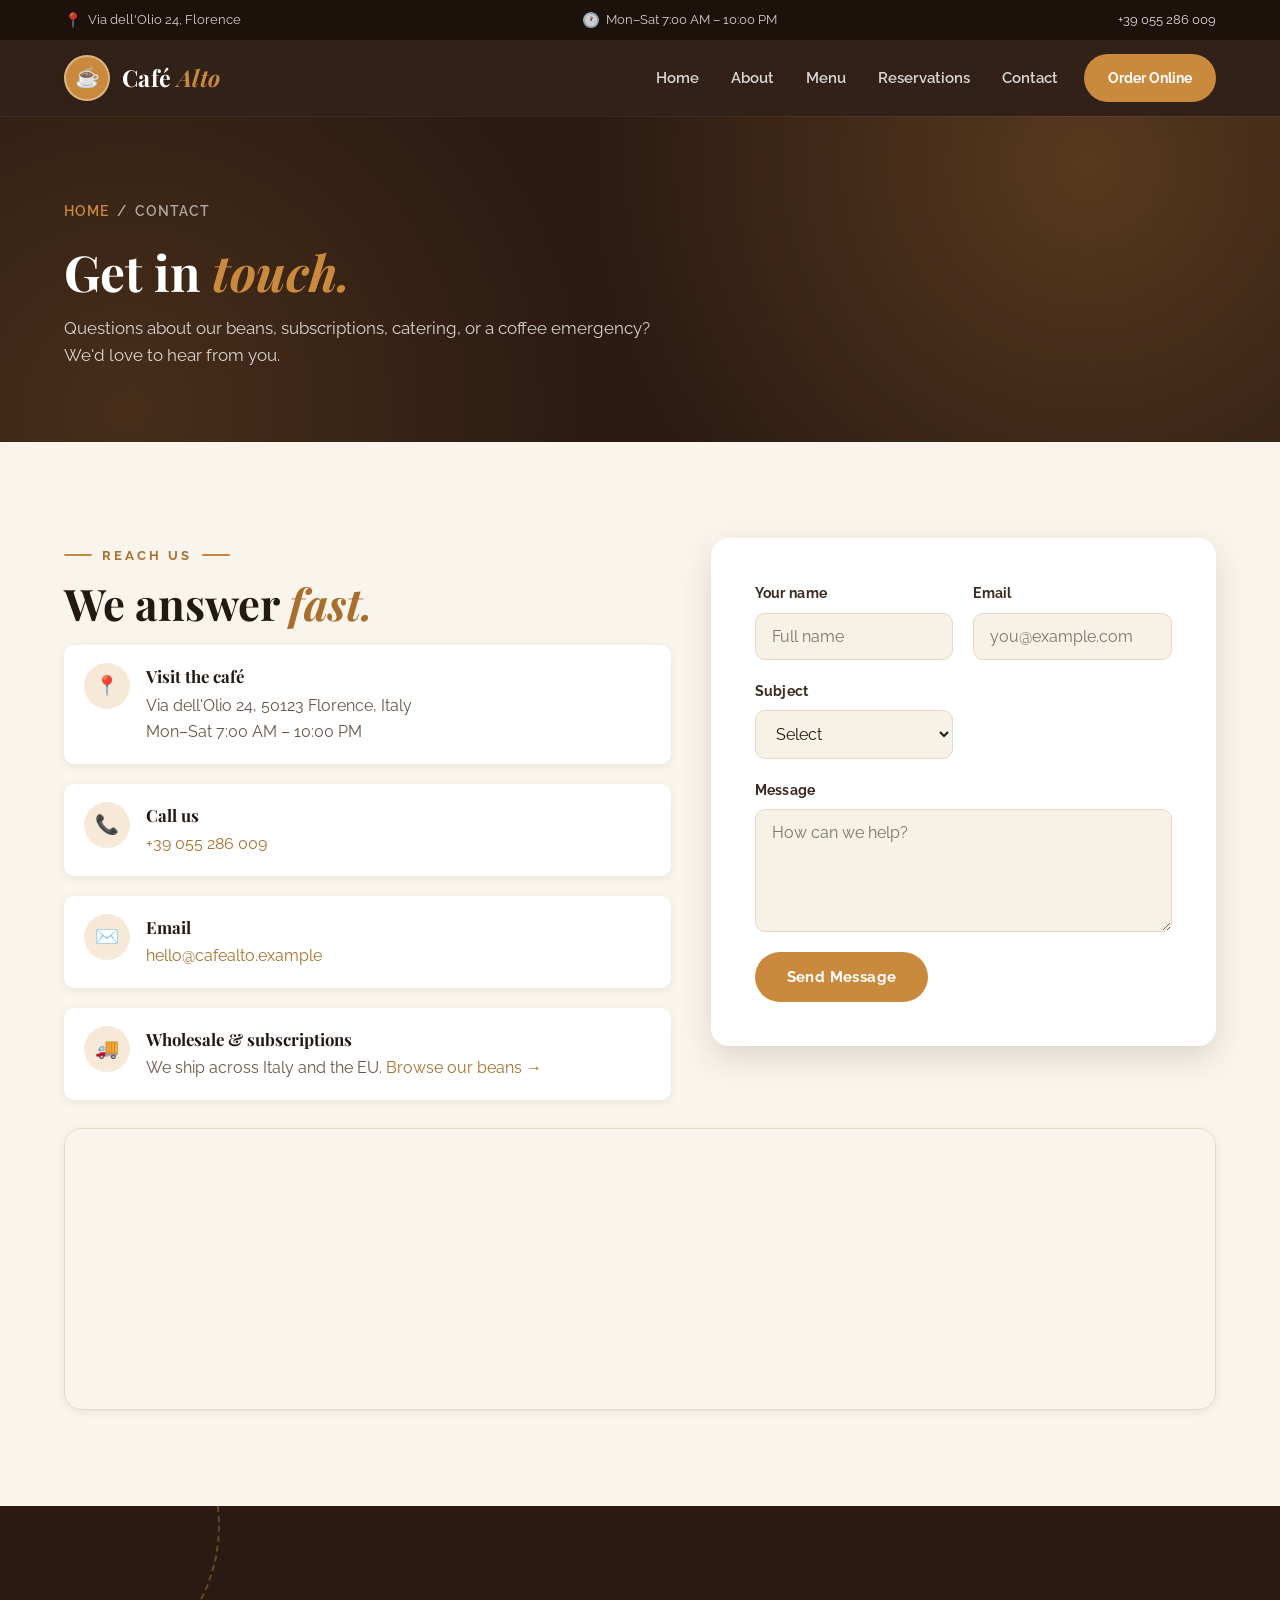
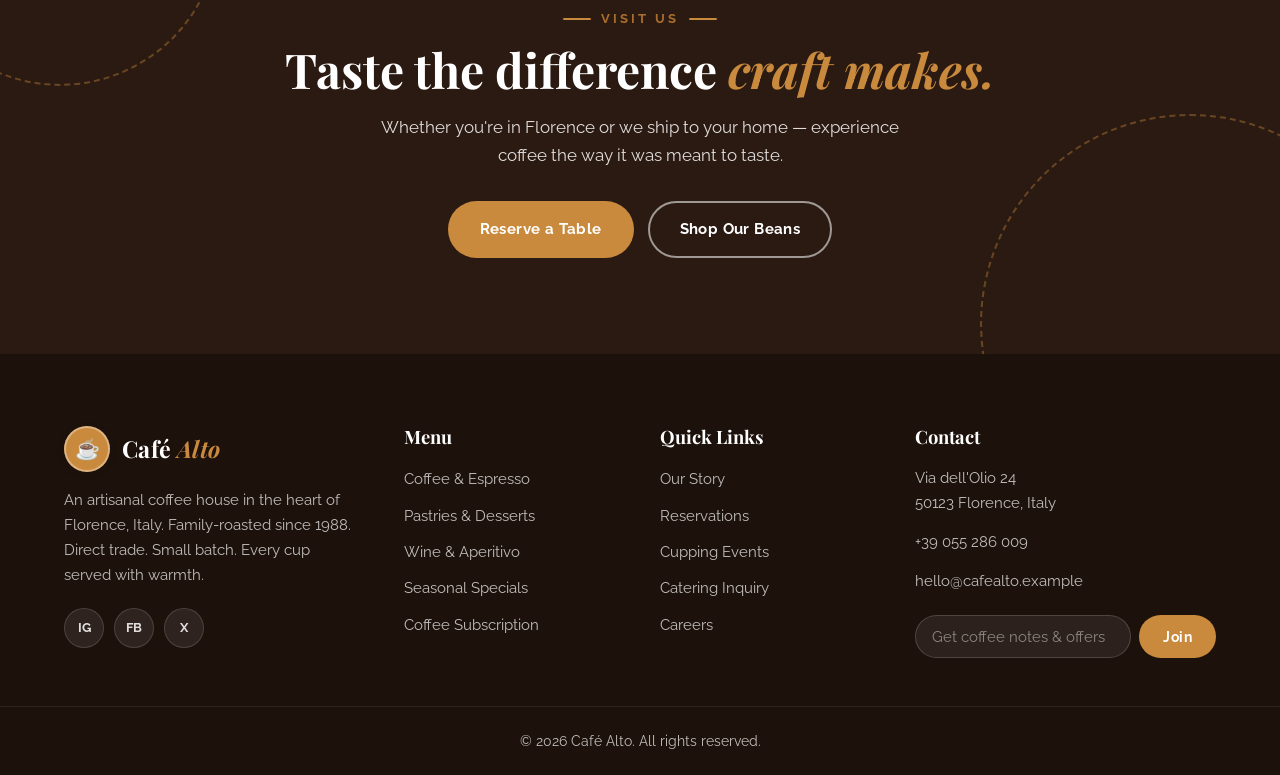
<file: contact.html>
<!DOCTYPE html>
<html lang="en">
<head>
  <meta charset="UTF-8">
  <meta name="viewport" content="width=device-width, initial-scale=1.0">
  <title>Contact — Café Alto Artisan Coffee House</title>
  <meta name="description" content="Contact the Café Alto team in Florence: visit the café, call us, or send a message. Wholesale, subscriptions, and catering welcome.">
  <link rel="icon" href="data:image/svg+xml,%3Csvg xmlns='http://www.w3.org/2000/svg' viewBox='0 0 64 64'%3E%3Ccircle cx='32' cy='32' r='32' fill='%23c98a3d'/%3E%3Cpath d='M20 28 h24 v4 q0 6 -3 9 t-9 3 h-4 q-6 0 -9 -3 t-3 -9 v-4z' fill='%23fff' opacity='.85'/%3E%3Cline x1='29' y1='44' x2='29' y2='52' stroke='%23fff' stroke-width='2' opacity='.7'/%3E%3Cline x1='35' y1='44' x2='35' y2='52' stroke='%23fff' stroke-width='2' opacity='.7'/%3E%3Cline x1='25' y1='52' x2='39' y2='52' stroke='%23fff' stroke-width='2.5' opacity='.7'/%3E%3C/svg%3E">
  <link rel="preconnect" href="https://fonts.googleapis.com">
  <link rel="preconnect" href="https://fonts.gstatic.com" crossorigin>
  <link href="https://fonts.googleapis.com/css2?family=Playfair+Display:ital,wght@0,400;0,600;0,700;0,800;1,400;1,700&family=Raleway:wght@400;500;600;700;800&display=swap" rel="stylesheet">
  <link rel="stylesheet" href="assets/css/style.css">
</head>
<body>
  <a class="skip-link" href="#main">Skip to content</a>
  <div class="topbar">
    <div class="container topbar-inner">
      <p class="topbar-item"><span class="topbar-icon">📍</span> Via dell'Olio 24, Florence</p>
      <p class="topbar-item topbar-mid"><span class="topbar-icon">🕐</span> Mon–Sat 7:00 AM – 10:00 PM</p>
      <p class="topbar-item topbar-end">
        <a href="tel:+39055286009">+39 055 286 009</a>
      </p>
    </div>
  </div>
  <header class="site-header" id="top">
    <div class="container nav-wrap">
      <a href="index.html" class="brand">
        <span class="brand-mark" aria-hidden="true"></span>
        <span class="brand-text">Café <span>Alto</span></span>
      </a>
      <button class="nav-toggle" aria-label="Toggle menu" aria-expanded="false" aria-controls="site-nav">☰</button>
      <nav class="nav-links" id="site-nav" aria-label="Primary">
        <a href="index.html" class="nav-link">Home</a>
        <a href="about.html" class="nav-link">About</a>
        <a href="menu.html" class="nav-link">Menu</a>
        <a href="reservation.html" class="nav-link">Reservations</a>
        <a href="contact.html" class="nav-link">Contact</a>
        <a href="menu.html" class="nav-cta">Order Online</a>
      </nav>
    </div>
  </header>
  <main id="main">
    <section class="page-banner">
      <div class="container">
        <nav class="crumb" aria-label="Breadcrumb"><a href="index.html">Home</a> / <span>Contact</span></nav>
        <h1>Get in <em>touch.</em></h1>
        <p>Questions about our beans, subscriptions, catering, or a coffee emergency? We'd love to hear from you.</p>
      </div>
    </section>
    <section class="section">
      <div class="container">
        <div class="contact-grid">
          <div class="reveal">
            <p class="eyebrow">Reach us</p>
            <h2 class="section-title">We answer <em>fast.</em></h2>
            <div class="info-list">
              <div class="info-item">
                <span class="info-ico" aria-hidden="true">📍</span>
                <div>
                  <strong>Visit the café</strong>
                  <p>Via dell'Olio 24, 50123 Florence, Italy<br>Mon–Sat 7:00 AM – 10:00 PM</p>
                </div>
              </div>
              <div class="info-item">
                <span class="info-ico" aria-hidden="true">📞</span>
                <div>
                  <strong>Call us</strong>
                  <p><a href="tel:+39055286009">+39 055 286 009</a></p>
                </div>
              </div>
              <div class="info-item">
                <span class="info-ico" aria-hidden="true">✉️</span>
                <div>
                  <strong>Email</strong>
                  <p><a href="mailto:hello@cafealto.example">hello@cafealto.example</a></p>
                </div>
              </div>
              <div class="info-item">
                <span class="info-ico" aria-hidden="true">🚚</span>
                <div>
                  <strong>Wholesale &amp; subscriptions</strong>
                  <p>We ship across Italy and the EU. <a href="menu.html">Browse our beans →</a></p>
                </div>
              </div>
            </div>
          </div>
          <div class="reveal">
            <div class="form-wrap">
              <form class="reserve-form" data-form novalidate>
                <div class="form-field">
                  <label for="ct-name">Your name</label>
                  <input id="ct-name" type="text" name="name" placeholder="Full name" required>
                </div>
                <div class="form-field">
                  <label for="ct-email">Email</label>
                  <input id="ct-email" type="email" name="email" placeholder="you@example.com" required>
                </div>
                <div class="form-field">
                  <label for="ct-subject">Subject</label>
                  <select id="ct-subject" name="subject" required>
                    <option value="">Select</option>
                    <option value="general">General question</option>
                    <option value="subscription">Coffee subscription</option>
                    <option value="wholesale">Wholesale / catering</option>
                    <option value="feedback">Feedback</option>
                  </select>
                </div>
                <div class="form-field form-field-wide">
                  <label for="ct-msg">Message</label>
                  <textarea id="ct-msg" name="message" rows="5" placeholder="How can we help?" required></textarea>
                </div>
                <button type="submit" class="btn btn-primary">Send Message</button>
                <p class="form-msg form-ok">✓ Grazie! We'll get back to you within one business day.</p>
                <p class="form-msg form-err">⚠ Please fill in all required fields.</p>
              </form>
            </div>
          </div>
        </div>
        <div class="map-frame reveal">
          <iframe title="Café Alto on the map" src="https://www.openstreetmap.org/export/embed.html?bbox=11.2500%2C43.7700%2C11.2600%2C43.7800&amp;layer=mapnik&amp;marker=43.7750%2C11.2550" loading="lazy"></iframe>
        </div>
      </div>
    </section>
    <section class="cta-section">
      <div class="container cta-inner reveal">
        <p class="eyebrow">Visit us</p>
        <h2 class="cta-title">Taste the difference <em>craft makes.</em></h2>
        <p class="cta-sub">Whether you're in Florence or we ship to your home — experience coffee the way it was meant to taste.</p>
        <div class="cta-actions">
          <a href="reservation.html" class="btn btn-primary">Reserve a Table</a>
          <a href="menu.html" class="btn btn-ghost-light">Shop Our Beans</a>
        </div>
      </div>
    </section>
  </main>
  <footer class="site-footer">
    <div class="container footer-grid">
      <div class="footer-col">
        <a href="index.html" class="brand footer-brand">
          <span class="brand-mark" aria-hidden="true"></span>
          <span class="brand-text">Café <span>Alto</span></span>
        </a>
        <p>An artisanal coffee house in the heart of Florence, Italy. Family-roasted since 1988. Direct trade. Small batch. Every cup served with warmth.</p>
        <div class="footer-social">
          <a href="https://instagram.com" target="_blank" rel="noopener" aria-label="Instagram">IG</a>
          <a href="https://facebook.com" target="_blank" rel="noopener" aria-label="Facebook">FB</a>
          <a href="https://twitter.com" target="_blank" rel="noopener" aria-label="Twitter">X</a>
        </div>
      </div>
      <div class="footer-col">
        <h3>Menu</h3>
        <ul class="footer-links">
          <li><a href="menu.html">Coffee &amp; Espresso</a></li>
          <li><a href="menu.html">Pastries &amp; Desserts</a></li>
          <li><a href="menu.html">Wine &amp; Aperitivo</a></li>
          <li><a href="menu.html">Seasonal Specials</a></li>
          <li><a href="menu.html">Coffee Subscription</a></li>
        </ul>
      </div>
      <div class="footer-col">
        <h3>Quick Links</h3>
        <ul class="footer-links">
          <li><a href="about.html">Our Story</a></li>
          <li><a href="reservation.html">Reservations</a></li>
          <li><a href="about.html">Cupping Events</a></li>
          <li><a href="contact.html">Catering Inquiry</a></li>
          <li><a href="404.html">Careers</a></li>
        </ul>
      </div>
      <div class="footer-col">
        <h3>Contact</h3>
        <ul class="footer-links footer-contact">
          <li>Via dell'Olio 24<br>50123 Florence, Italy</li>
          <li><a href="tel:+39055286009">+39 055 286 009</a></li>
          <li><a href="mailto:hello@cafealto.example">hello@cafealto.example</a></li>
        </ul>
        <form class="newsletter" data-form novalidate>
          <label for="nl-email" class="sr-only">Email for coffee updates</label>
          <input id="nl-email" type="email" name="email" placeholder="Get coffee notes &amp; offers" required>
          <button type="submit" class="btn btn-primary btn-sm">Join</button>
          <p class="form-msg form-ok">Benvenuto! You're on our list.</p>
          <p class="form-msg form-err">Please enter a valid email address.</p>
        </form>
      </div>
    </div>
    <div class="footer-bottom">
      <div class="container">
        <p>© <span data-year>2026</span> Café Alto. All rights reserved.</p>
      </div>
    </div>
  </footer>
  <button class="back-to-top" aria-label="Back to top">↑</button>
  <script src="assets/js/main.js"></script>
</body>
</html>
</file>
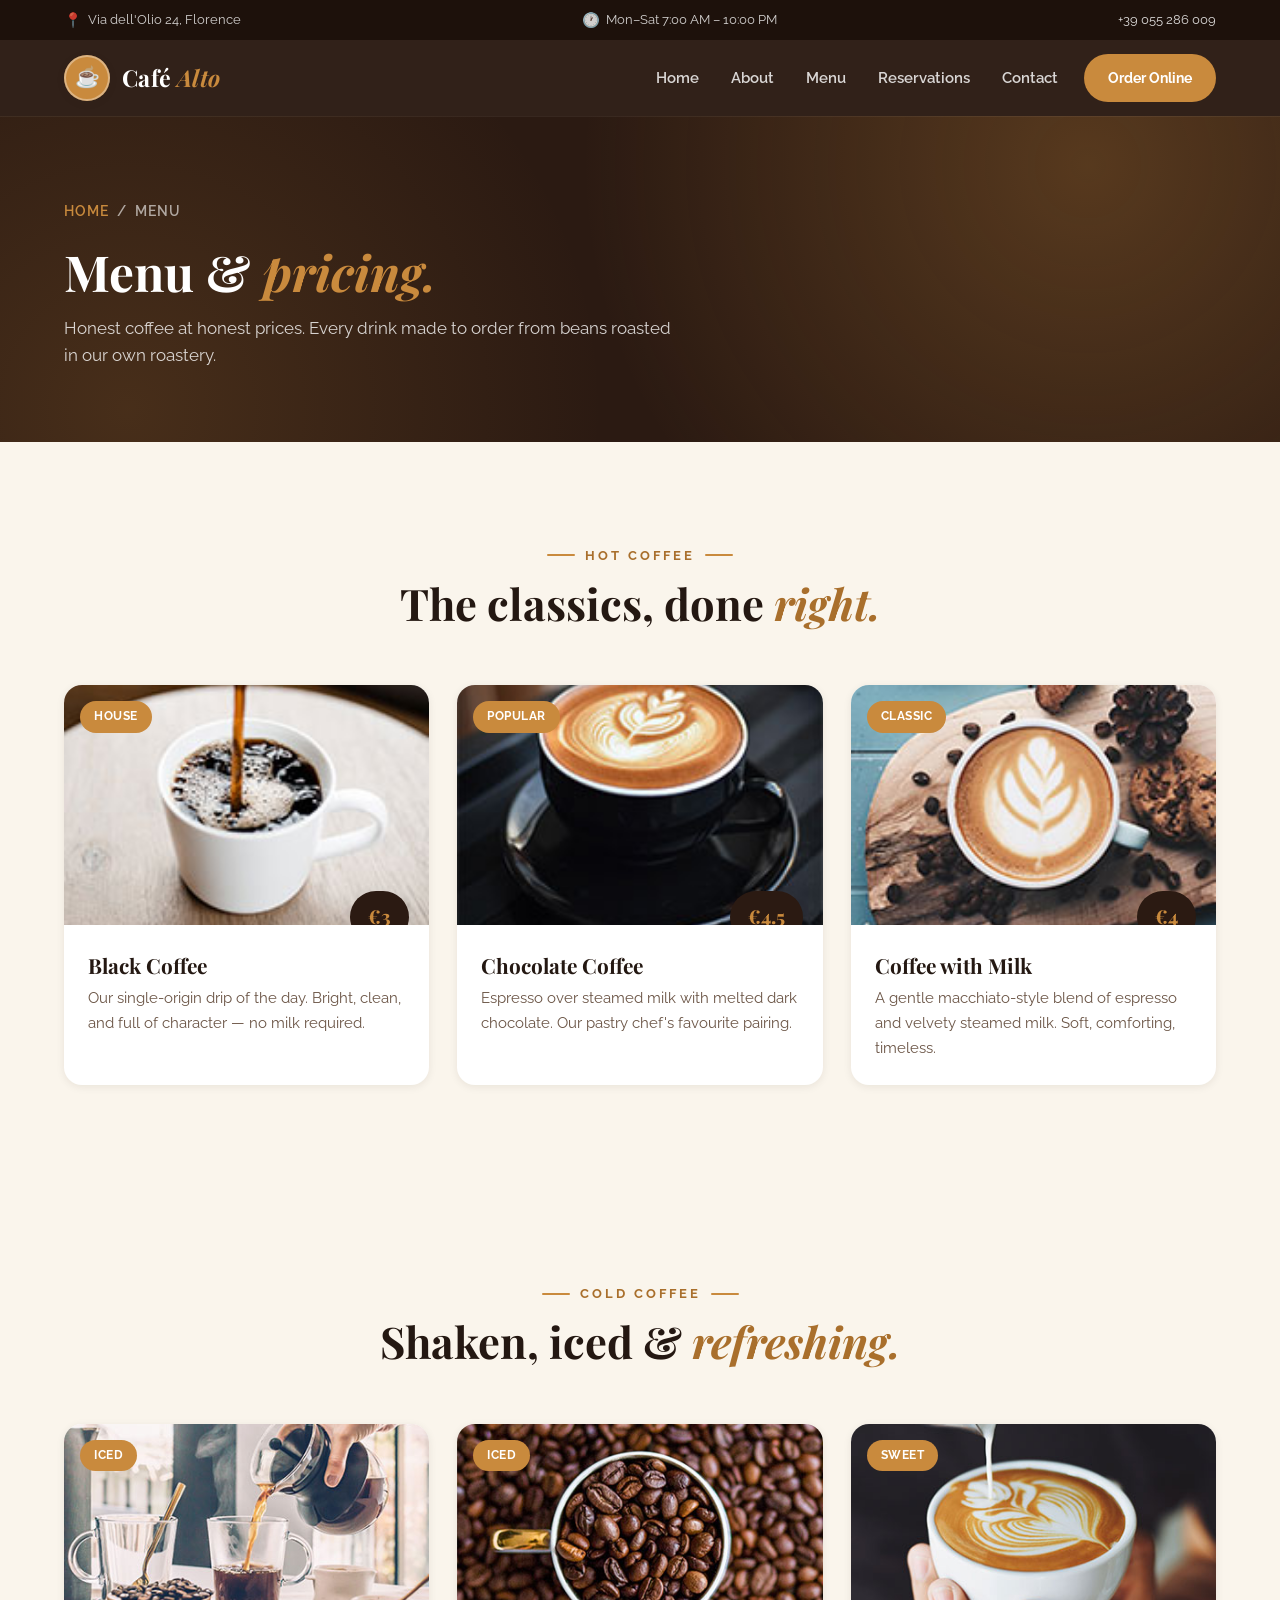
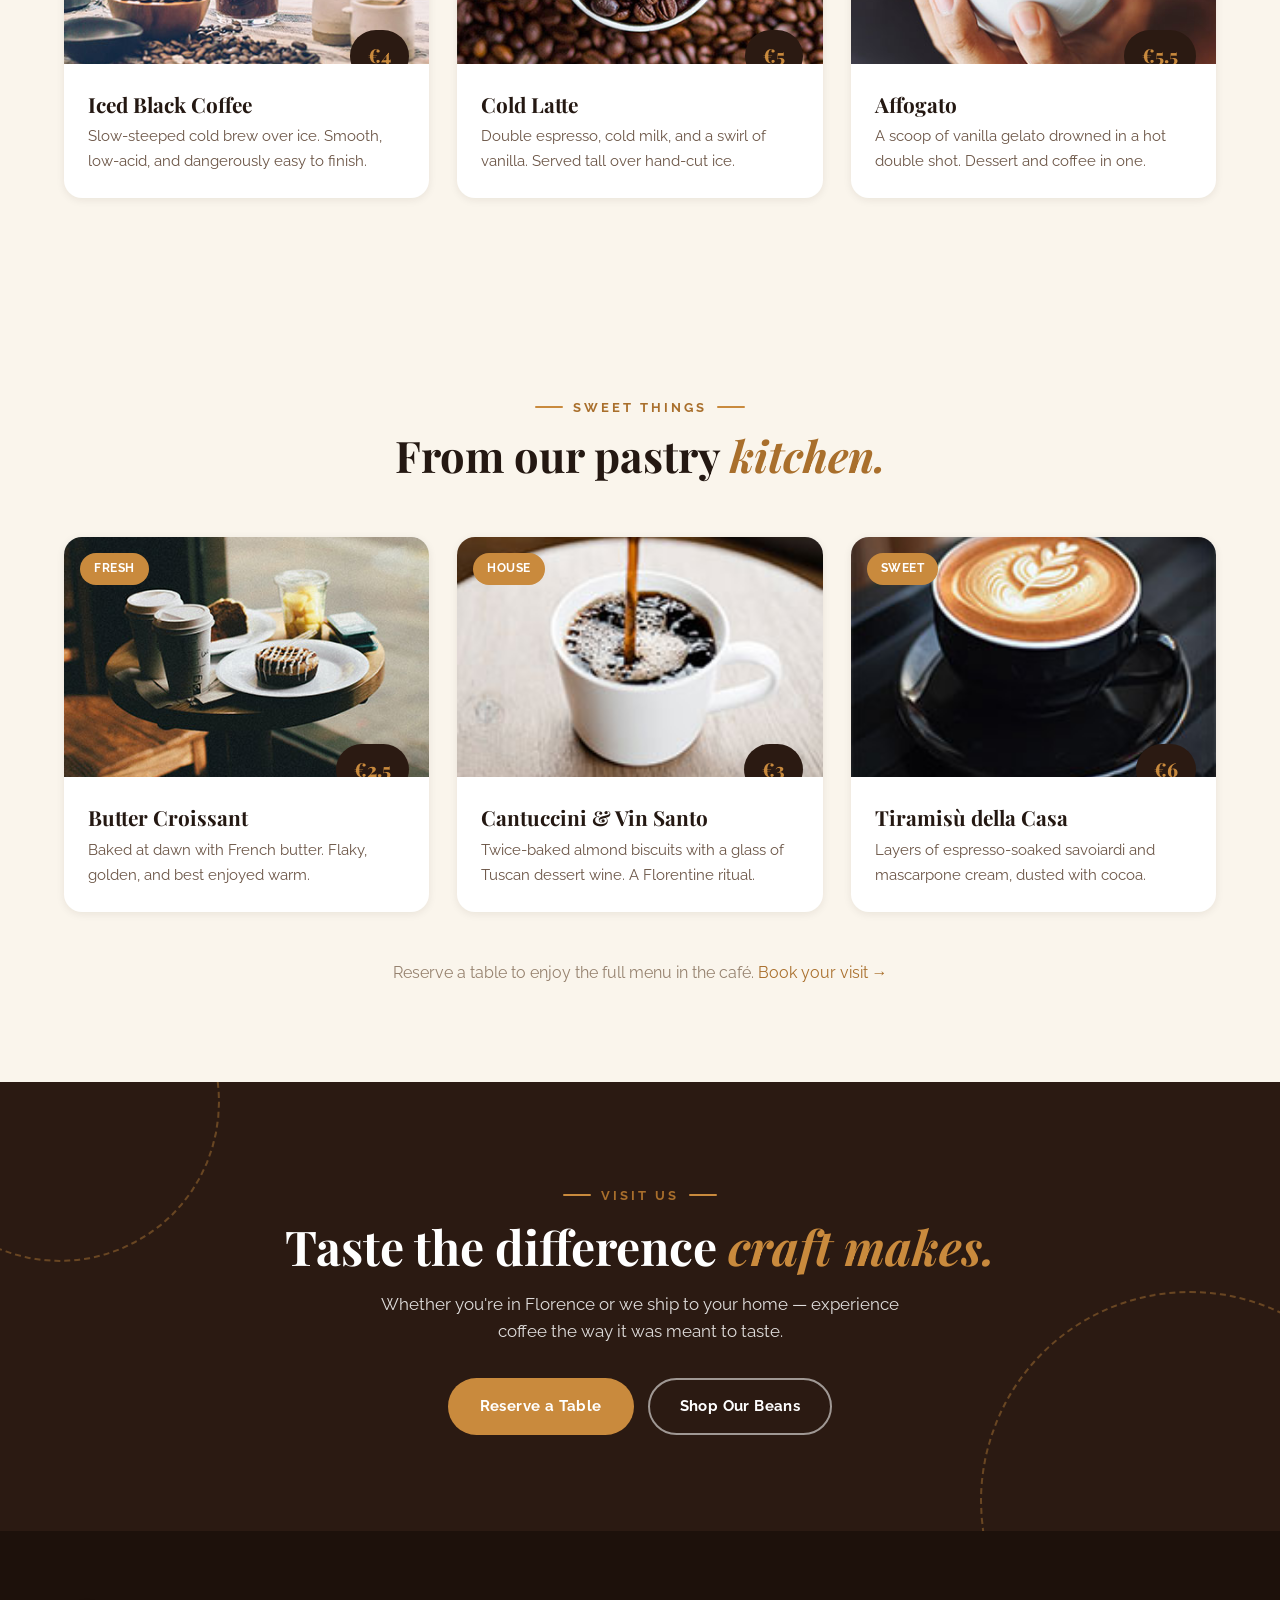
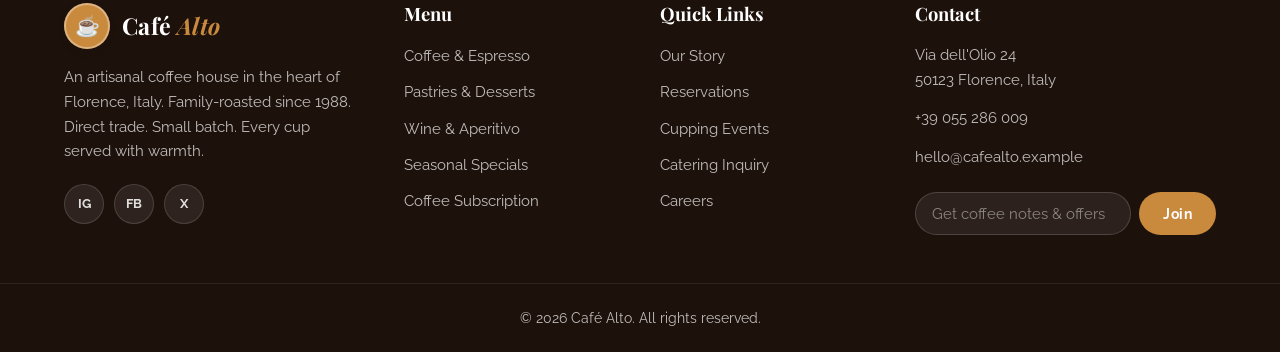
<file: menu.html>
<!DOCTYPE html>
<html lang="en">
<head>
  <meta charset="UTF-8">
  <meta name="viewport" content="width=device-width, initial-scale=1.0">
  <title>Menu &amp; Pricing — Café Alto Artisan Coffee House</title>
  <meta name="description" content="Browse the Café Alto menu: hot and cold coffee, seasonal reserves, and daily pastry from our Florence kitchen. Honest pricing on every cup.">
  <link rel="icon" href="data:image/svg+xml,%3Csvg xmlns='http://www.w3.org/2000/svg' viewBox='0 0 64 64'%3E%3Ccircle cx='32' cy='32' r='32' fill='%23c98a3d'/%3E%3Cpath d='M20 28 h24 v4 q0 6 -3 9 t-9 3 h-4 q-6 0 -9 -3 t-3 -9 v-4z' fill='%23fff' opacity='.85'/%3E%3Cline x1='29' y1='44' x2='29' y2='52' stroke='%23fff' stroke-width='2' opacity='.7'/%3E%3Cline x1='35' y1='44' x2='35' y2='52' stroke='%23fff' stroke-width='2' opacity='.7'/%3E%3Cline x1='25' y1='52' x2='39' y2='52' stroke='%23fff' stroke-width='2.5' opacity='.7'/%3E%3C/svg%3E">
  <link rel="preconnect" href="https://fonts.googleapis.com">
  <link rel="preconnect" href="https://fonts.gstatic.com" crossorigin>
  <link href="https://fonts.googleapis.com/css2?family=Playfair+Display:ital,wght@0,400;0,600;0,700;0,800;1,400;1,700&family=Raleway:wght@400;500;600;700;800&display=swap" rel="stylesheet">
  <link rel="stylesheet" href="assets/css/style.css">
</head>
<body>
  <a class="skip-link" href="#main">Skip to content</a>
  <div class="topbar">
    <div class="container topbar-inner">
      <p class="topbar-item"><span class="topbar-icon">📍</span> Via dell'Olio 24, Florence</p>
      <p class="topbar-item topbar-mid"><span class="topbar-icon">🕐</span> Mon–Sat 7:00 AM – 10:00 PM</p>
      <p class="topbar-item topbar-end">
        <a href="tel:+39055286009">+39 055 286 009</a>
      </p>
    </div>
  </div>
  <header class="site-header" id="top">
    <div class="container nav-wrap">
      <a href="index.html" class="brand">
        <span class="brand-mark" aria-hidden="true"></span>
        <span class="brand-text">Café <span>Alto</span></span>
      </a>
      <button class="nav-toggle" aria-label="Toggle menu" aria-expanded="false" aria-controls="site-nav">☰</button>
      <nav class="nav-links" id="site-nav" aria-label="Primary">
        <a href="index.html" class="nav-link">Home</a>
        <a href="about.html" class="nav-link">About</a>
        <a href="menu.html" class="nav-link">Menu</a>
        <a href="reservation.html" class="nav-link">Reservations</a>
        <a href="contact.html" class="nav-link">Contact</a>
        <a href="menu.html" class="nav-cta">Order Online</a>
      </nav>
    </div>
  </header>
  <main id="main">
    <section class="page-banner">
      <div class="container">
        <nav class="crumb" aria-label="Breadcrumb"><a href="index.html">Home</a> / <span>Menu</span></nav>
        <h1>Menu &amp; <em>pricing.</em></h1>
        <p>Honest coffee at honest prices. Every drink made to order from beans roasted in our own roastery.</p>
      </div>
    </section>
    <section class="section">
      <div class="container">
        <div class="section-head reveal">
          <p class="eyebrow">Hot coffee</p>
          <h2 class="section-title">The classics, done <em>right.</em></h2>
        </div>
        <div class="menu-grid">
          <article class="menu-card reveal">
            <div class="menu-img-wrap">
              <img src="assets/img/img-menu-1.jpg" alt="Black coffee" class="menu-img">
              <span class="menu-tag">House</span>
              <span class="menu-price">€3</span>
            </div>
            <div class="menu-body">
              <h3 class="menu-name">Black Coffee</h3>
              <p class="menu-desc">Our single-origin drip of the day. Bright, clean, and full of character — no milk required.</p>
            </div>
          </article>
          <article class="menu-card reveal">
            <div class="menu-img-wrap">
              <img src="assets/img/img-menu-2.jpg" alt="Chocolate coffee" class="menu-img">
              <span class="menu-tag">Popular</span>
              <span class="menu-price">€4.5</span>
            </div>
            <div class="menu-body">
              <h3 class="menu-name">Chocolate Coffee</h3>
              <p class="menu-desc">Espresso over steamed milk with melted dark chocolate. Our pastry chef's favourite pairing.</p>
            </div>
          </article>
          <article class="menu-card reveal">
            <div class="menu-img-wrap">
              <img src="assets/img/img-menu-3.jpg" alt="Coffee with milk" class="menu-img">
              <span class="menu-tag">Classic</span>
              <span class="menu-price">€4</span>
            </div>
            <div class="menu-body">
              <h3 class="menu-name">Coffee with Milk</h3>
              <p class="menu-desc">A gentle macchiato-style blend of espresso and velvety steamed milk. Soft, comforting, timeless.</p>
            </div>
          </article>
        </div>
      </div>
    </section>
    <section class="section section-cream">
      <div class="container">
        <div class="section-head reveal">
          <p class="eyebrow">Cold coffee</p>
          <h2 class="section-title">Shaken, iced &amp; <em>refreshing.</em></h2>
        </div>
        <div class="menu-grid">
          <article class="menu-card reveal">
            <div class="menu-img-wrap">
              <img src="assets/img/img-service-1.jpg" alt="Iced coffee" class="menu-img">
              <span class="menu-tag">Iced</span>
              <span class="menu-price">€4</span>
            </div>
            <div class="menu-body">
              <h3 class="menu-name">Iced Black Coffee</h3>
              <p class="menu-desc">Slow-steeped cold brew over ice. Smooth, low-acid, and dangerously easy to finish.</p>
            </div>
          </article>
          <article class="menu-card reveal">
            <div class="menu-img-wrap">
              <img src="assets/img/img-service-2.jpg" alt="Cold latte" class="menu-img">
              <span class="menu-tag">Iced</span>
              <span class="menu-price">€5</span>
            </div>
            <div class="menu-body">
              <h3 class="menu-name">Cold Latte</h3>
              <p class="menu-desc">Double espresso, cold milk, and a swirl of vanilla. Served tall over hand-cut ice.</p>
            </div>
          </article>
          <article class="menu-card reveal">
            <div class="menu-img-wrap">
              <img src="assets/img/img-service-3.jpg" alt="Affogato dessert coffee" class="menu-img">
              <span class="menu-tag">Sweet</span>
              <span class="menu-price">€5.5</span>
            </div>
            <div class="menu-body">
              <h3 class="menu-name">Affogato</h3>
              <p class="menu-desc">A scoop of vanilla gelato drowned in a hot double shot. Dessert and coffee in one.</p>
            </div>
          </article>
        </div>
      </div>
    </section>
    <section class="section">
      <div class="container">
        <div class="section-head reveal">
          <p class="eyebrow">Sweet things</p>
          <h2 class="section-title">From our pastry <em>kitchen.</em></h2>
        </div>
        <div class="menu-grid">
          <article class="menu-card reveal">
            <div class="menu-img-wrap">
              <img src="assets/img/img-service-4.jpg" alt="Croissant" class="menu-img">
              <span class="menu-tag">Fresh</span>
              <span class="menu-price">€2.5</span>
            </div>
            <div class="menu-body">
              <h3 class="menu-name">Butter Croissant</h3>
              <p class="menu-desc">Baked at dawn with French butter. Flaky, golden, and best enjoyed warm.</p>
            </div>
          </article>
          <article class="menu-card reveal">
            <div class="menu-img-wrap">
              <img src="assets/img/img-menu-1.jpg" alt="Biscotti with coffee" class="menu-img">
              <span class="menu-tag">House</span>
              <span class="menu-price">€3</span>
            </div>
            <div class="menu-body">
              <h3 class="menu-name">Cantuccini &amp; Vin Santo</h3>
              <p class="menu-desc">Twice-baked almond biscuits with a glass of Tuscan dessert wine. A Florentine ritual.</p>
            </div>
          </article>
          <article class="menu-card reveal">
            <div class="menu-img-wrap">
              <img src="assets/img/img-menu-2.jpg" alt="Tiramisu" class="menu-img">
              <span class="menu-tag">Sweet</span>
              <span class="menu-price">€6</span>
            </div>
            <div class="menu-body">
              <h3 class="menu-name">Tiramisù della Casa</h3>
              <p class="menu-desc">Layers of espresso-soaked savoiardi and mascarpone cream, dusted with cocoa.</p>
            </div>
          </article>
        </div>
        <div class="section-foot reveal">
          <p>Reserve a table to enjoy the full menu in the café. <a href="reservation.html">Book your visit →</a></p>
        </div>
      </div>
    </section>
    <section class="cta-section">
      <div class="container cta-inner reveal">
        <p class="eyebrow">Visit us</p>
        <h2 class="cta-title">Taste the difference <em>craft makes.</em></h2>
        <p class="cta-sub">Whether you're in Florence or we ship to your home — experience coffee the way it was meant to taste.</p>
        <div class="cta-actions">
          <a href="reservation.html" class="btn btn-primary">Reserve a Table</a>
          <a href="menu.html" class="btn btn-ghost-light">Shop Our Beans</a>
        </div>
      </div>
    </section>
  </main>
  <footer class="site-footer">
    <div class="container footer-grid">
      <div class="footer-col">
        <a href="index.html" class="brand footer-brand">
          <span class="brand-mark" aria-hidden="true"></span>
          <span class="brand-text">Café <span>Alto</span></span>
        </a>
        <p>An artisanal coffee house in the heart of Florence, Italy. Family-roasted since 1988. Direct trade. Small batch. Every cup served with warmth.</p>
        <div class="footer-social">
          <a href="https://instagram.com" target="_blank" rel="noopener" aria-label="Instagram">IG</a>
          <a href="https://facebook.com" target="_blank" rel="noopener" aria-label="Facebook">FB</a>
          <a href="https://twitter.com" target="_blank" rel="noopener" aria-label="Twitter">X</a>
        </div>
      </div>
      <div class="footer-col">
        <h3>Menu</h3>
        <ul class="footer-links">
          <li><a href="menu.html">Coffee &amp; Espresso</a></li>
          <li><a href="menu.html">Pastries &amp; Desserts</a></li>
          <li><a href="menu.html">Wine &amp; Aperitivo</a></li>
          <li><a href="menu.html">Seasonal Specials</a></li>
          <li><a href="menu.html">Coffee Subscription</a></li>
        </ul>
      </div>
      <div class="footer-col">
        <h3>Quick Links</h3>
        <ul class="footer-links">
          <li><a href="about.html">Our Story</a></li>
          <li><a href="reservation.html">Reservations</a></li>
          <li><a href="about.html">Cupping Events</a></li>
          <li><a href="contact.html">Catering Inquiry</a></li>
          <li><a href="404.html">Careers</a></li>
        </ul>
      </div>
      <div class="footer-col">
        <h3>Contact</h3>
        <ul class="footer-links footer-contact">
          <li>Via dell'Olio 24<br>50123 Florence, Italy</li>
          <li><a href="tel:+39055286009">+39 055 286 009</a></li>
          <li><a href="mailto:hello@cafealto.example">hello@cafealto.example</a></li>
        </ul>
        <form class="newsletter" data-form novalidate>
          <label for="nl-email" class="sr-only">Email for coffee updates</label>
          <input id="nl-email" type="email" name="email" placeholder="Get coffee notes &amp; offers" required>
          <button type="submit" class="btn btn-primary btn-sm">Join</button>
          <p class="form-msg form-ok">Benvenuto! You're on our list.</p>
          <p class="form-msg form-err">Please enter a valid email address.</p>
        </form>
      </div>
    </div>
    <div class="footer-bottom">
      <div class="container">
        <p>© <span data-year>2026</span> Café Alto. All rights reserved.</p>
      </div>
    </div>
  </footer>
  <button class="back-to-top" aria-label="Back to top">↑</button>
  <script src="assets/js/main.js"></script>
</body>
</html>
</file>
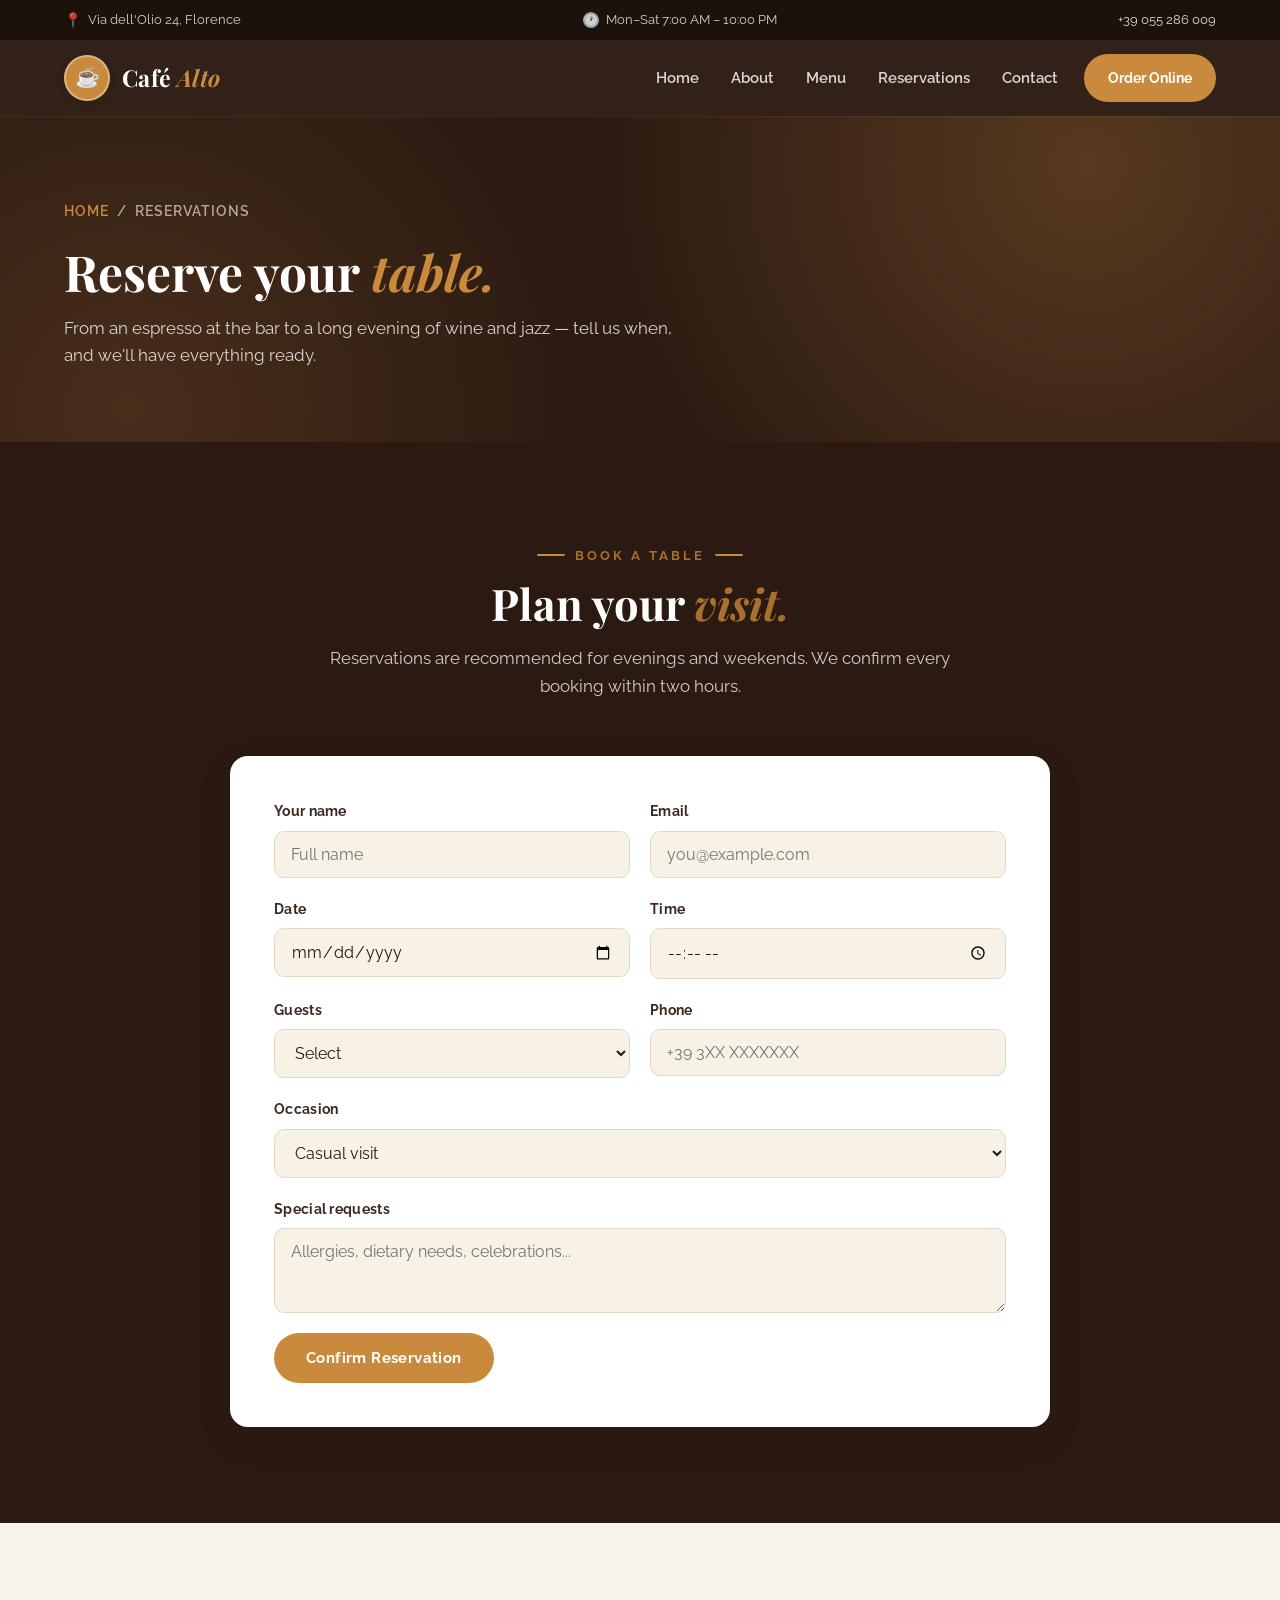
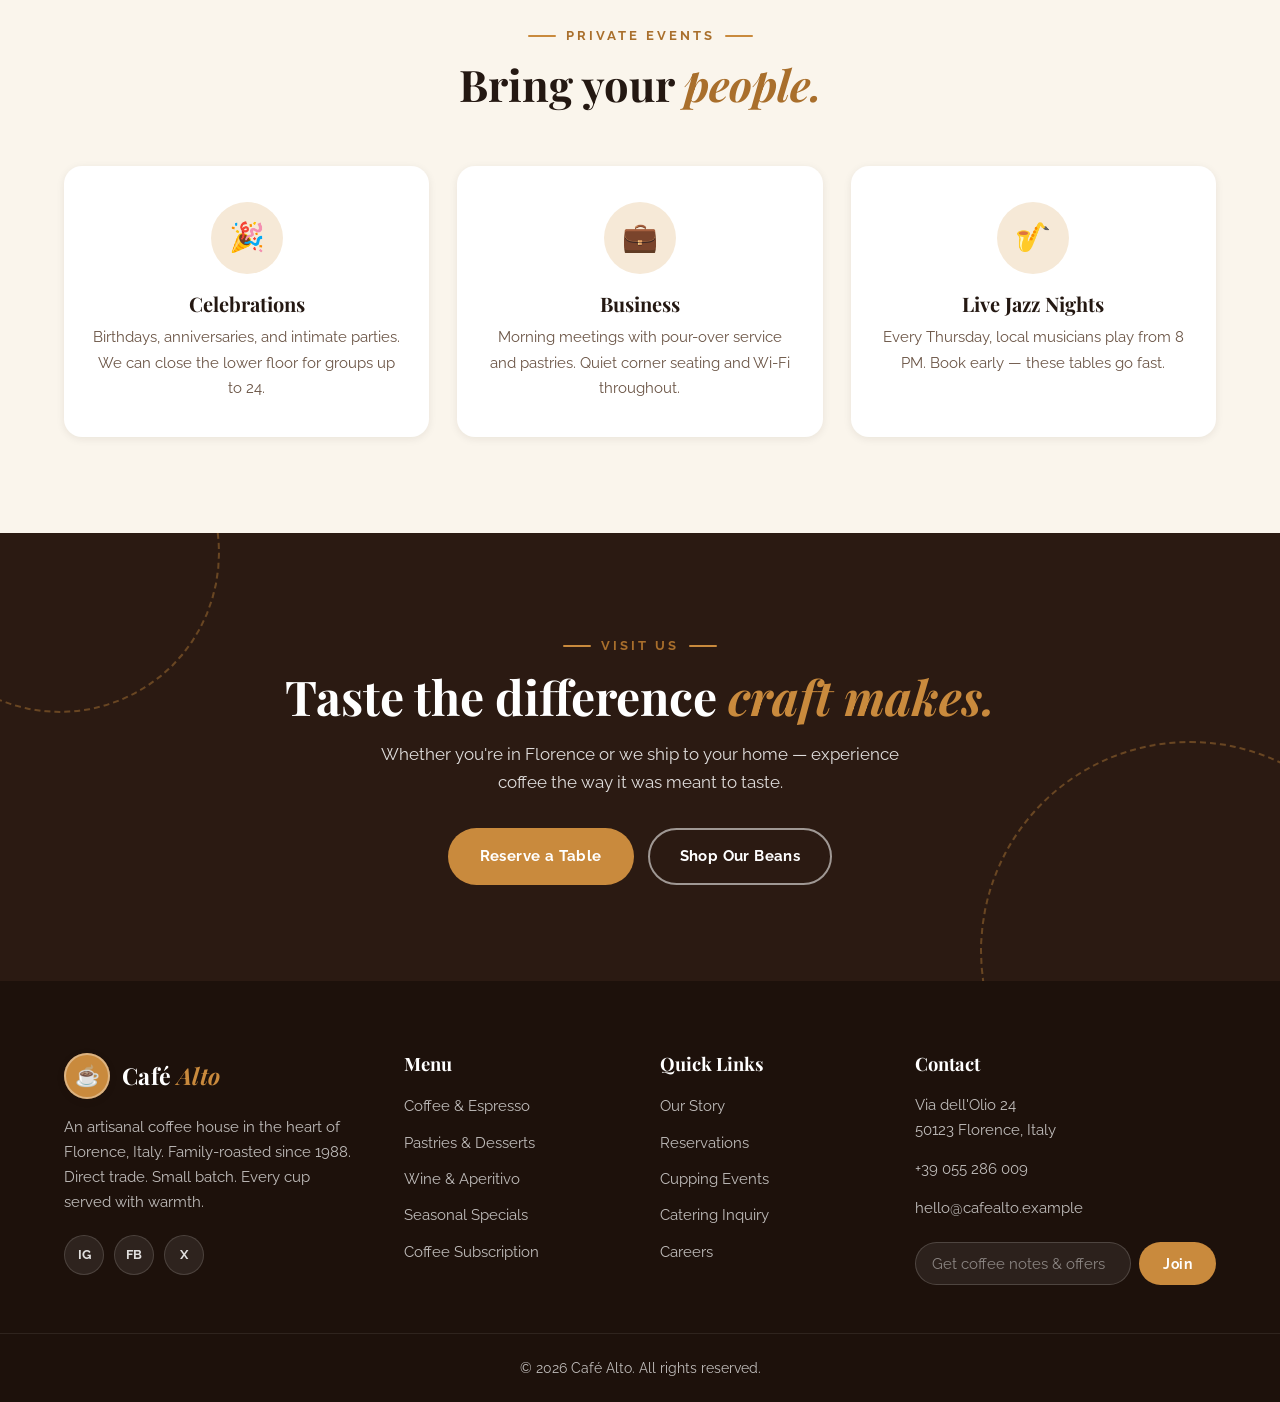
<file: reservation.html>
<!DOCTYPE html>
<html lang="en">
<head>
  <meta charset="UTF-8">
  <meta name="viewport" content="width=device-width, initial-scale=1.0">
  <title>Reservations — Café Alto Artisan Coffee House</title>
  <meta name="description" content="Book a table at Café Alto in Florence. Reservations for dining, business, celebrations, and live jazz nights — confirmed within two hours.">
  <link rel="icon" href="data:image/svg+xml,%3Csvg xmlns='http://www.w3.org/2000/svg' viewBox='0 0 64 64'%3E%3Ccircle cx='32' cy='32' r='32' fill='%23c98a3d'/%3E%3Cpath d='M20 28 h24 v4 q0 6 -3 9 t-9 3 h-4 q-6 0 -9 -3 t-3 -9 v-4z' fill='%23fff' opacity='.85'/%3E%3Cline x1='29' y1='44' x2='29' y2='52' stroke='%23fff' stroke-width='2' opacity='.7'/%3E%3Cline x1='35' y1='44' x2='35' y2='52' stroke='%23fff' stroke-width='2' opacity='.7'/%3E%3Cline x1='25' y1='52' x2='39' y2='52' stroke='%23fff' stroke-width='2.5' opacity='.7'/%3E%3C/svg%3E">
  <link rel="preconnect" href="https://fonts.googleapis.com">
  <link rel="preconnect" href="https://fonts.gstatic.com" crossorigin>
  <link href="https://fonts.googleapis.com/css2?family=Playfair+Display:ital,wght@0,400;0,600;0,700;0,800;1,400;1,700&family=Raleway:wght@400;500;600;700;800&display=swap" rel="stylesheet">
  <link rel="stylesheet" href="assets/css/style.css">
</head>
<body>
  <a class="skip-link" href="#main">Skip to content</a>
  <div class="topbar">
    <div class="container topbar-inner">
      <p class="topbar-item"><span class="topbar-icon">📍</span> Via dell'Olio 24, Florence</p>
      <p class="topbar-item topbar-mid"><span class="topbar-icon">🕐</span> Mon–Sat 7:00 AM – 10:00 PM</p>
      <p class="topbar-item topbar-end">
        <a href="tel:+39055286009">+39 055 286 009</a>
      </p>
    </div>
  </div>
  <header class="site-header" id="top">
    <div class="container nav-wrap">
      <a href="index.html" class="brand">
        <span class="brand-mark" aria-hidden="true"></span>
        <span class="brand-text">Café <span>Alto</span></span>
      </a>
      <button class="nav-toggle" aria-label="Toggle menu" aria-expanded="false" aria-controls="site-nav">☰</button>
      <nav class="nav-links" id="site-nav" aria-label="Primary">
        <a href="index.html" class="nav-link">Home</a>
        <a href="about.html" class="nav-link">About</a>
        <a href="menu.html" class="nav-link">Menu</a>
        <a href="reservation.html" class="nav-link">Reservations</a>
        <a href="contact.html" class="nav-link">Contact</a>
        <a href="menu.html" class="nav-cta">Order Online</a>
      </nav>
    </div>
  </header>
  <main id="main">
    <section class="page-banner">
      <div class="container">
        <nav class="crumb" aria-label="Breadcrumb"><a href="index.html">Home</a> / <span>Reservations</span></nav>
        <h1>Reserve your <em>table.</em></h1>
        <p>From an espresso at the bar to a long evening of wine and jazz — tell us when, and we'll have everything ready.</p>
      </div>
    </section>
    <section class="section section-espresso" id="reserve">
      <div class="container">
        <div class="section-head on-dark reveal">
          <p class="eyebrow">Book a table</p>
          <h2 class="section-title">Plan your <em>visit.</em></h2>
          <p>Reservations are recommended for evenings and weekends. We confirm every booking within two hours.</p>
        </div>
        <div class="form-wrap reveal">
          <form class="reserve-form" data-form novalidate>
            <div class="form-field">
              <label for="rv-name">Your name</label>
              <input id="rv-name" type="text" name="name" placeholder="Full name" required>
            </div>
            <div class="form-field">
              <label for="rv-email">Email</label>
              <input id="rv-email" type="email" name="email" placeholder="you@example.com" required>
            </div>
            <div class="form-field">
              <label for="rv-date">Date</label>
              <input id="rv-date" type="date" name="date" required>
            </div>
            <div class="form-field">
              <label for="rv-time">Time</label>
              <input id="rv-time" type="time" name="time" required>
            </div>
            <div class="form-field">
              <label for="rv-guests">Guests</label>
              <select id="rv-guests" name="guests" required>
                <option value="">Select</option>
                <option value="1">1 person</option>
                <option value="2">2 persons</option>
                <option value="3">3 persons</option>
                <option value="4">4 persons</option>
                <option value="5">5 persons</option>
                <option value="6">6+ persons</option>
              </select>
            </div>
            <div class="form-field">
              <label for="rv-phone">Phone</label>
              <input id="rv-phone" type="tel" name="phone" placeholder="+39 3XX XXXXXXX" required>
            </div>
            <div class="form-field form-field-wide">
              <label for="rv-occasion">Occasion</label>
              <select id="rv-occasion" name="occasion">
                <option value="casual">Casual visit</option>
                <option value="business">Business meeting</option>
                <option value="celebration">Celebration</option>
                <option value="cupping">Cupping session</option>
              </select>
            </div>
            <div class="form-field form-field-wide">
              <label for="rv-note">Special requests</label>
              <textarea id="rv-note" name="note" rows="3" placeholder="Allergies, dietary needs, celebrations..."></textarea>
            </div>
            <button type="submit" class="btn btn-primary">Confirm Reservation</button>
            <p class="form-msg form-ok">✓ Grazie! We'll confirm your reservation within 2 hours.</p>
            <p class="form-msg form-err">⚠ Please fill in all required fields.</p>
          </form>
        </div>
      </div>
    </section>
    <section class="section section-cream">
      <div class="container">
        <div class="section-head reveal">
          <p class="eyebrow">Private events</p>
          <h2 class="section-title">Bring your <em>people.</em></h2>
        </div>
        <div class="value-grid">
          <article class="value-card reveal">
            <div class="value-ico" aria-hidden="true">🎉</div>
            <h3>Celebrations</h3>
            <p>Birthdays, anniversaries, and intimate parties. We can close the lower floor for groups up to 24.</p>
          </article>
          <article class="value-card reveal">
            <div class="value-ico" aria-hidden="true">💼</div>
            <h3>Business</h3>
            <p>Morning meetings with pour-over service and pastries. Quiet corner seating and Wi-Fi throughout.</p>
          </article>
          <article class="value-card reveal">
            <div class="value-ico" aria-hidden="true">🎷</div>
            <h3>Live Jazz Nights</h3>
            <p>Every Thursday, local musicians play from 8 PM. Book early — these tables go fast.</p>
          </article>
        </div>
      </div>
    </section>
    <section class="cta-section">
      <div class="container cta-inner reveal">
        <p class="eyebrow">Visit us</p>
        <h2 class="cta-title">Taste the difference <em>craft makes.</em></h2>
        <p class="cta-sub">Whether you're in Florence or we ship to your home — experience coffee the way it was meant to taste.</p>
        <div class="cta-actions">
          <a href="reservation.html" class="btn btn-primary">Reserve a Table</a>
          <a href="menu.html" class="btn btn-ghost-light">Shop Our Beans</a>
        </div>
      </div>
    </section>
  </main>
  <footer class="site-footer">
    <div class="container footer-grid">
      <div class="footer-col">
        <a href="index.html" class="brand footer-brand">
          <span class="brand-mark" aria-hidden="true"></span>
          <span class="brand-text">Café <span>Alto</span></span>
        </a>
        <p>An artisanal coffee house in the heart of Florence, Italy. Family-roasted since 1988. Direct trade. Small batch. Every cup served with warmth.</p>
        <div class="footer-social">
          <a href="https://instagram.com" target="_blank" rel="noopener" aria-label="Instagram">IG</a>
          <a href="https://facebook.com" target="_blank" rel="noopener" aria-label="Facebook">FB</a>
          <a href="https://twitter.com" target="_blank" rel="noopener" aria-label="Twitter">X</a>
        </div>
      </div>
      <div class="footer-col">
        <h3>Menu</h3>
        <ul class="footer-links">
          <li><a href="menu.html">Coffee &amp; Espresso</a></li>
          <li><a href="menu.html">Pastries &amp; Desserts</a></li>
          <li><a href="menu.html">Wine &amp; Aperitivo</a></li>
          <li><a href="menu.html">Seasonal Specials</a></li>
          <li><a href="menu.html">Coffee Subscription</a></li>
        </ul>
      </div>
      <div class="footer-col">
        <h3>Quick Links</h3>
        <ul class="footer-links">
          <li><a href="about.html">Our Story</a></li>
          <li><a href="reservation.html">Reservations</a></li>
          <li><a href="about.html">Cupping Events</a></li>
          <li><a href="contact.html">Catering Inquiry</a></li>
          <li><a href="404.html">Careers</a></li>
        </ul>
      </div>
      <div class="footer-col">
        <h3>Contact</h3>
        <ul class="footer-links footer-contact">
          <li>Via dell'Olio 24<br>50123 Florence, Italy</li>
          <li><a href="tel:+39055286009">+39 055 286 009</a></li>
          <li><a href="mailto:hello@cafealto.example">hello@cafealto.example</a></li>
        </ul>
        <form class="newsletter" data-form novalidate>
          <label for="nl-email" class="sr-only">Email for coffee updates</label>
          <input id="nl-email" type="email" name="email" placeholder="Get coffee notes &amp; offers" required>
          <button type="submit" class="btn btn-primary btn-sm">Join</button>
          <p class="form-msg form-ok">Benvenuto! You're on our list.</p>
          <p class="form-msg form-err">Please enter a valid email address.</p>
        </form>
      </div>
    </div>
    <div class="footer-bottom">
      <div class="container">
        <p>© <span data-year>2026</span> Café Alto. All rights reserved.</p>
      </div>
    </div>
  </footer>
  <button class="back-to-top" aria-label="Back to top">↑</button>
  <script src="assets/js/main.js"></script>
</body>
</html>
</file>
<file: assets/css/style.css>
/* ==========================================================================
   Café Alto — Artisan Coffee House
   Design system: rich espresso + warm amber + cream, editorial & cozy
   Display: Playfair Display | Body: Raleway
   ========================================================================== */

/* ---------- Tokens ---------- */
:root {
  --clr-espresso: #2b1a12;
  --clr-espresso-deep: #1d110b;
  --clr-espresso-soft: #4a2f21;
  --clr-mocha: #6b4a36;
  --clr-caramel: #c98a3d;
  --clr-caramel-deep: #a96f2c;
  --clr-caramel-soft: #f6e9d7;
  --clr-cream: #faf5ec;
  --clr-latte: #f3ecdf;
  --clr-sand: #ede3d2;
  --clr-card: #ffffff;
  --clr-ink: #241812;
  --clr-ink-soft: #3a2a20;
  --clr-text: #6b5546;
  --clr-muted: #96826f;
  --clr-line: #e5d8c6;
  --clr-mist: #f7f1e6;
  --clr-dark: #1d110b;
  --clr-err: #c14a3a;
  --clr-ok: #3f7d5c;

  --ff-display: 'Playfair Display', Georgia, 'Times New Roman', serif;
  --ff-body: 'Raleway', 'Helvetica Neue', Arial, sans-serif;

  --container: 1200px;
  --radius: 18px;
  --radius-sm: 10px;
  --radius-pill: 999px;
  --shadow-1: 0 2px 8px rgba(43, 26, 18, 0.08);
  --shadow-2: 0 12px 32px rgba(43, 26, 18, 0.14);
  --shadow-3: 0 24px 60px rgba(29, 17, 11, 0.24);
}

/* ---------- Reset & base ---------- */
*,
*::before,
*::after { box-sizing: border-box; margin: 0; padding: 0; }

html { scroll-behavior: smooth; }

body {
  font-family: var(--ff-body);
  font-size: 1rem;
  line-height: 1.65;
  color: var(--clr-text);
  background: var(--clr-cream);
  -webkit-font-smoothing: antialiased;
}

img { max-width: 100%; display: block; }

a { color: var(--clr-caramel-deep); text-decoration: none; transition: color 0.25s ease; }
a:hover { color: var(--clr-caramel); }

ul { list-style: none; }

h1, h2, h3, h4 {
  font-family: var(--ff-display);
  color: var(--clr-ink);
  line-height: 1.18;
  font-weight: 700;
}

em { font-style: italic; color: var(--clr-caramel-deep); }

.container {
  width: 100%;
  max-width: var(--container);
  margin-inline: auto;
  padding-inline: 24px;
}

.skip-link {
  position: absolute;
  left: -999px;
  top: 0;
  background: var(--clr-espresso);
  color: #fff;
  padding: 12px 20px;
  z-index: 999;
  border-radius: 0 0 var(--radius-sm) 0;
}
.skip-link:focus { left: 0; color: #fff; }

.sr-only {
  position: absolute;
  width: 1px; height: 1px;
  margin: -1px; padding: 0;
  overflow: hidden;
  clip: rect(0 0 0 0);
  white-space: nowrap;
  border: 0;
}

/* ---------- Buttons ---------- */
.btn {
  display: inline-flex;
  align-items: center;
  justify-content: center;
  gap: 8px;
  padding: 14px 30px;
  border-radius: var(--radius-pill);
  font-family: var(--ff-body);
  font-weight: 700;
  font-size: 0.95rem;
  letter-spacing: 0.4px;
  cursor: pointer;
  border: 2px solid transparent;
  transition: all 0.25s ease;
}
.btn-primary {
  background: var(--clr-caramel);
  color: #fff;
}
.btn-primary:hover {
  background: var(--clr-caramel-deep);
  color: #fff;
  transform: translateY(-2px);
  box-shadow: var(--shadow-2);
}
.btn-ghost-light {
  background: transparent;
  color: #fff;
  border-color: rgba(255, 255, 255, 0.55);
}
.btn-ghost-light:hover {
  background: #fff;
  color: var(--clr-espresso);
  border-color: #fff;
}
.btn-ghost-dark {
  background: transparent;
  color: var(--clr-espresso);
  border-color: rgba(43, 26, 18, 0.35);
}
.btn-ghost-dark:hover {
  background: var(--clr-espresso);
  color: #fff;
  border-color: var(--clr-espresso);
}
.btn-sm { padding: 10px 22px; font-size: 0.88rem; }

/* ---------- Eyebrow ---------- */
.eyebrow {
  display: inline-flex;
  align-items: center;
  gap: 10px;
  font-family: var(--ff-body);
  font-weight: 700;
  font-size: 0.8rem;
  letter-spacing: 3px;
  text-transform: uppercase;
  color: var(--clr-caramel-deep);
  margin-bottom: 12px;
}
.eyebrow::before,
.eyebrow::after {
  content: "";
  width: 28px;
  height: 2px;
  background: var(--clr-caramel);
  border-radius: 2px;
}

/* ---------- Section base ---------- */
.section { padding: 96px 0; }
.section-cream { background: var(--clr-cream); }
.section-latte { background: var(--clr-latte); }
.section-espresso { background: var(--clr-espresso); }

.section-head {
  text-align: center;
  max-width: 640px;
  margin: 0 auto 56px;
}
.section-head .eyebrow { justify-content: center; }
.section-title {
  font-size: clamp(1.9rem, 3.4vw, 2.8rem);
  margin-bottom: 16px;
}
.section-head p:not(.eyebrow) {
  color: var(--clr-text);
  font-size: 1.05rem;
}
.section-head.on-dark .section-title { color: #fff; }
.section-head.on-dark p:not(.eyebrow) { color: rgba(255, 255, 255, 0.78); }

.section-foot {
  text-align: center;
  margin-top: 48px;
  color: var(--clr-muted);
}

/* ---------- Topbar ---------- */
.topbar {
  background: var(--clr-espresso-deep);
  color: rgba(255, 255, 255, 0.8);
  font-size: 0.82rem;
  padding: 8px 0;
}
.topbar-inner {
  display: flex;
  align-items: center;
  justify-content: space-between;
  gap: 16px;
  flex-wrap: wrap;
}
.topbar a { color: rgba(255, 255, 255, 0.85); }
.topbar a:hover { color: var(--clr-caramel); }
.topbar-item { display: flex; align-items: center; gap: 6px; }
.topbar-icon { font-size: 0.9rem; }

/* ---------- Header ---------- */
.site-header {
  position: sticky;
  top: 0;
  z-index: 100;
  background: rgba(43, 26, 18, 0.97);
  backdrop-filter: blur(8px);
  box-shadow: 0 1px 0 rgba(255, 255, 255, 0.06);
}
.nav-wrap {
  display: flex;
  align-items: center;
  justify-content: space-between;
  min-height: 76px;
  gap: 20px;
}
.brand {
  display: inline-flex;
  align-items: center;
  gap: 12px;
}
.brand-mark {
  width: 46px;
  height: 46px;
  border-radius: 50%;
  background: var(--clr-caramel);
  position: relative;
  flex-shrink: 0;
  box-shadow: inset 0 0 0 2px rgba(255, 255, 255, 0.35), var(--shadow-1);
}
.brand-mark::before {
  content: "☕";
  position: absolute;
  inset: 0;
  display: flex;
  align-items: center;
  justify-content: center;
  font-size: 1.25rem;
}
.brand-text {
  font-family: var(--ff-display);
  font-weight: 700;
  font-size: 1.45rem;
  color: #fff;
  letter-spacing: 0.4px;
}
.brand-text span {
  color: var(--clr-caramel);
  font-style: italic;
}
.nav-links {
  display: flex;
  align-items: center;
  gap: 4px;
}
.nav-link {
  color: rgba(255, 255, 255, 0.82);
  font-weight: 600;
  font-size: 0.92rem;
  padding: 10px 14px;
  border-radius: var(--radius-pill);
}
.nav-link:hover {
  color: var(--clr-caramel);
}
.nav-link.is-active {
  color: var(--clr-caramel);
  background: rgba(201, 138, 61, 0.12);
}
.nav-cta {
  margin-left: 8px;
  background: var(--clr-caramel);
  color: #fff;
  font-weight: 700;
  font-size: 0.9rem;
  padding: 12px 24px;
  border-radius: var(--radius-pill);
}
.nav-cta:hover {
  background: var(--clr-caramel-deep);
  color: #fff;
}
.nav-toggle {
  display: none;
  background: none;
  border: 0;
  color: #fff;
  font-size: 1.6rem;
  cursor: pointer;
  line-height: 1;
  padding: 6px;
}

/* ---------- Hero ---------- */
.hero {
  position: relative;
  min-height: 88vh;
  display: flex;
  align-items: center;
  overflow: hidden;
}
.hero-bg {
  position: absolute;
  inset: 0;
  z-index: 0;
}
.hero-bg img {
  position: absolute;
  inset: 0;
  width: 100%;
  height: 100%;
  object-fit: cover;
  opacity: 0;
  transition: opacity 1.6s ease;
}
.hero-bg img.active { opacity: 1; }
.hero-shade {
  position: absolute;
  inset: 0;
  z-index: 1;
  background: linear-gradient(100deg, rgba(29, 17, 11, 0.92) 0%, rgba(29, 17, 11, 0.55) 55%, rgba(29, 17, 11, 0.25) 100%);
}
.hero-copy {
  position: relative;
  z-index: 2;
  padding: 96px 24px;
  max-width: 640px;
  margin-inline: auto 0;
}
.hero .eyebrow { color: var(--clr-caramel); }
.hero .eyebrow::before,
.hero .eyebrow::after { background: var(--clr-caramel); }
.hero-title {
  color: #fff;
  font-size: clamp(2.4rem, 5.2vw, 4.1rem);
  margin-bottom: 20px;
}
.hero-title em { color: var(--clr-caramel); }
.hero-sub {
  color: rgba(255, 255, 255, 0.88);
  font-size: 1.08rem;
  max-width: 520px;
  margin-bottom: 32px;
}
.hero-actions {
  display: flex;
  gap: 14px;
  flex-wrap: wrap;
}
.hero-badge {
  position: absolute;
  right: 40px;
  bottom: 44px;
  z-index: 3;
  background: rgba(29, 17, 11, 0.82);
  backdrop-filter: blur(6px);
  border: 1px solid rgba(201, 138, 61, 0.5);
  border-radius: var(--radius);
  padding: 18px 24px;
  text-align: center;
}
.hero-badge-num {
  display: block;
  font-family: var(--ff-display);
  font-weight: 800;
  font-size: 1.9rem;
  color: var(--clr-caramel);
}
.hero-badge-label {
  font-size: 0.78rem;
  color: rgba(255, 255, 255, 0.85);
  text-transform: uppercase;
  letter-spacing: 1px;
}

/* ---------- Ribbon ---------- */
.ribbon {
  display: grid;
  grid-template-columns: repeat(6, 1fr);
  gap: 1px;
  background: var(--clr-line);
  border-radius: var(--radius);
  overflow: hidden;
  box-shadow: var(--shadow-1);
  margin-top: -56px;
  position: relative;
  z-index: 5;
}
.ribbon-item {
  background: var(--clr-card);
  padding: 26px 18px;
  text-align: center;
  display: flex;
  flex-direction: column;
  align-items: center;
  gap: 10px;
  transition: background 0.3s ease;
}
.ribbon-item:hover { background: var(--clr-caramel-soft); }
.ribbon-icon {
  font-size: 1.6rem;
  line-height: 1;
}
.ribbon-label {
  font-family: var(--ff-display);
  font-weight: 700;
  font-size: 0.95rem;
  color: var(--clr-ink);
}

/* ---------- Split ---------- */
.split {
  display: grid;
  grid-template-columns: 1fr 1fr;
  gap: 60px;
  align-items: center;
}
.split-img { position: relative; }
.split-photo {
  width: 100%;
  border-radius: var(--radius);
  box-shadow: var(--shadow-2);
}
.split-badge {
  position: absolute;
  right: -18px;
  bottom: -22px;
  background: var(--clr-espresso);
  color: #fff;
  border-radius: var(--radius);
  padding: 20px 26px;
  text-align: center;
  box-shadow: var(--shadow-3);
  border-left: 4px solid var(--clr-caramel);
}
.split-badge-num {
  display: block;
  font-family: var(--ff-display);
  font-weight: 800;
  font-size: 2rem;
  color: var(--clr-caramel);
}
.split-badge-label {
  font-size: 0.8rem;
  color: rgba(255, 255, 255, 0.85);
  text-transform: uppercase;
  letter-spacing: 1px;
}
.split-copy .section-title { margin-bottom: 16px; }
.split-copy > p { margin-bottom: 16px; }
.check-list {
  margin: 20px 0 28px;
  display: grid;
  gap: 12px;
}
.check-list li {
  display: flex;
  align-items: flex-start;
  gap: 10px;
  color: var(--clr-ink-soft);
  font-weight: 600;
  font-size: 0.98rem;
}
.check-list li::before {
  content: "☕";
  color: var(--clr-caramel-deep);
  flex-shrink: 0;
}

/* ---------- Menu cards ---------- */
.menu-grid {
  display: grid;
  grid-template-columns: repeat(3, 1fr);
  gap: 28px;
}
.menu-card {
  background: var(--clr-card);
  border-radius: var(--radius);
  overflow: hidden;
  box-shadow: var(--shadow-1);
  transition: transform 0.3s ease, box-shadow 0.3s ease;
}
.menu-card:hover {
  transform: translateY(-6px);
  box-shadow: var(--shadow-2);
}
.menu-img-wrap { position: relative; overflow: hidden; }
.menu-img {
  width: 100%;
  height: 240px;
  object-fit: cover;
  transition: transform 0.6s ease;
}
.menu-card:hover .menu-img { transform: scale(1.05); }
.menu-tag {
  position: absolute;
  top: 16px;
  left: 16px;
  background: var(--clr-caramel);
  color: #fff;
  font-size: 0.75rem;
  font-weight: 700;
  letter-spacing: 0.5px;
  text-transform: uppercase;
  padding: 6px 14px;
  border-radius: var(--radius-pill);
}
.menu-price {
  position: absolute;
  bottom: -18px;
  right: 20px;
  background: var(--clr-espresso);
  color: var(--clr-caramel);
  font-family: var(--ff-display);
  font-weight: 800;
  font-size: 1.2rem;
  padding: 10px 18px;
  border-radius: var(--radius-pill);
  box-shadow: var(--shadow-2);
}
.menu-body { padding: 28px 24px 24px; }
.menu-name {
  font-size: 1.3rem;
  margin-bottom: 8px;
}
.menu-desc {
  font-size: 0.95rem;
  color: var(--clr-text);
}

/* ---------- Service cards ---------- */
.service-grid {
  display: grid;
  grid-template-columns: repeat(4, 1fr);
  gap: 24px;
}
.service-card {
  background: var(--clr-card);
  border-radius: var(--radius);
  padding: 32px 24px;
  text-align: center;
  box-shadow: var(--shadow-1);
  transition: transform 0.3s ease, box-shadow 0.3s ease;
}
.service-card:hover {
  transform: translateY(-6px);
  box-shadow: var(--shadow-2);
}
.service-img {
  width: 88px;
  height: 88px;
  object-fit: cover;
  border-radius: 50%;
  margin: 0 auto 20px;
  border: 3px solid var(--clr-caramel-soft);
}
.service-name {
  font-size: 1.2rem;
  margin-bottom: 8px;
}
.service-desc { font-size: 0.94rem; }

/* ---------- Reservation / form ---------- */
.form-wrap {
  background: var(--clr-card);
  border-radius: var(--radius);
  box-shadow: var(--shadow-2);
  padding: 44px;
  max-width: 820px;
  margin-inline: auto;
}
.reserve-form {
  display: grid;
  grid-template-columns: 1fr 1fr;
  gap: 20px;
}
.form-field {
  display: flex;
  flex-direction: column;
  gap: 8px;
}
.form-field-wide { grid-column: 1 / -1; }
.form-field label {
  font-weight: 700;
  font-size: 0.85rem;
  color: var(--clr-ink-soft);
  letter-spacing: 0.3px;
}
.form-field input,
.form-field select,
.form-field textarea {
  font-family: var(--ff-body);
  font-size: 0.98rem;
  color: var(--clr-ink);
  background: var(--clr-mist);
  border: 1.5px solid var(--clr-line);
  border-radius: var(--radius-sm);
  padding: 13px 16px;
  transition: border-color 0.25s ease, box-shadow 0.25s ease;
  width: 100%;
}
.form-field input:focus,
.form-field select:focus,
.form-field textarea:focus {
  outline: none;
  border-color: var(--clr-caramel);
  box-shadow: 0 0 0 3px rgba(201, 138, 61, 0.18);
  background: #fff;
}
.form-field textarea { resize: vertical; }
.reserve-form .btn {
  grid-column: 1 / -1;
  justify-self: start;
}
.form-msg {
  display: none;
  margin-top: 16px;
  padding: 14px 18px;
  border-radius: var(--radius-sm);
  font-weight: 600;
  font-size: 0.95rem;
  grid-column: 1 / -1;
}
.form-msg.show { display: block; }
.form-ok { background: #e6f2ea; color: var(--clr-ok); }
.form-err { background: #f9e7e2; color: var(--clr-err); }

/* ---------- Testimonials ---------- */
.tst-grid {
  display: grid;
  grid-template-columns: repeat(3, 1fr);
  gap: 28px;
}
.tst-card {
  background: var(--clr-card);
  border-radius: var(--radius);
  padding: 32px 28px;
  box-shadow: var(--shadow-1);
  position: relative;
}
.tst-card::before {
  content: "“";
  position: absolute;
  top: 4px;
  right: 24px;
  font-family: var(--ff-display);
  font-size: 5rem;
  color: var(--clr-caramel-soft);
  line-height: 1;
}
.tst-stars {
  color: var(--clr-caramel);
  font-size: 1.05rem;
  letter-spacing: 2px;
  margin-bottom: 14px;
}
.tst-quote {
  font-size: 0.98rem;
  font-style: italic;
  color: var(--clr-ink-soft);
  margin-bottom: 22px;
}
.tst-author {
  display: flex;
  align-items: center;
  gap: 14px;
}
.tst-avatar {
  width: 56px;
  height: 56px;
  border-radius: 50%;
  object-fit: cover;
  border: 2px solid var(--clr-caramel-soft);
}
.tst-name {
  display: block;
  font-family: var(--ff-display);
  font-weight: 700;
  color: var(--clr-ink);
  font-size: 1.05rem;
}
.tst-role {
  font-size: 0.84rem;
  color: var(--clr-muted);
}

/* ---------- Gallery ---------- */
.gallery-grid {
  display: grid;
  grid-template-columns: repeat(3, 1fr);
  gap: 24px;
}
.gallery-item {
  border-radius: var(--radius);
  overflow: hidden;
  position: relative;
  display: block;
  box-shadow: var(--shadow-1);
}
.gallery-item img {
  width: 100%;
  height: 260px;
  object-fit: cover;
  transition: transform 0.6s ease;
}
.gallery-item:hover img { transform: scale(1.06); }
.gallery-item::after {
  content: "";
  position: absolute;
  inset: 0;
  background: linear-gradient(to top, rgba(29, 17, 11, 0.5), transparent 45%);
  opacity: 0;
  transition: opacity 0.3s ease;
}
.gallery-item:hover::after { opacity: 1; }

/* ---------- Blog ---------- */
.blog-grid {
  display: grid;
  grid-template-columns: repeat(3, 1fr);
  gap: 28px;
}
.blog-card {
  background: var(--clr-card);
  border-radius: var(--radius);
  overflow: hidden;
  box-shadow: var(--shadow-1);
  transition: transform 0.3s ease, box-shadow 0.3s ease;
}
.blog-card:hover {
  transform: translateY(-6px);
  box-shadow: var(--shadow-2);
}
.blog-img {
  width: 100%;
  height: 220px;
  object-fit: cover;
}
.blog-body { padding: 26px 24px; }
.blog-tag {
  display: inline-block;
  background: var(--clr-caramel-soft);
  color: var(--clr-caramel-deep);
  font-size: 0.74rem;
  font-weight: 700;
  text-transform: uppercase;
  letter-spacing: 0.6px;
  padding: 5px 12px;
  border-radius: var(--radius-pill);
  margin-bottom: 12px;
}
.blog-title {
  font-size: 1.18rem;
  margin-bottom: 10px;
}
.blog-excerpt {
  font-size: 0.94rem;
  color: var(--clr-text);
  margin-bottom: 14px;
}
.blog-link {
  font-weight: 700;
  font-size: 0.9rem;
  display: inline-flex;
  align-items: center;
  gap: 6px;
}
.blog-link::after { content: "→"; transition: transform 0.25s ease; }
.blog-link:hover::after { transform: translateX(4px); }

/* ---------- CTA section ---------- */
.cta-section {
  position: relative;
  background: var(--clr-espresso);
  color: #fff;
  overflow: hidden;
  padding: 96px 0;
  text-align: center;
}
.cta-section::before,
.cta-section::after {
  content: "";
  position: absolute;
  border: 2px dashed rgba(201, 138, 61, 0.4);
  border-radius: 50%;
}
.cta-section::before {
  width: 320px;
  height: 320px;
  top: -140px;
  left: -100px;
}
.cta-section::after {
  width: 420px;
  height: 420px;
  bottom: -180px;
  right: -120px;
}
.cta-inner { position: relative; z-index: 2; }
.cta-title {
  color: #fff;
  font-size: clamp(2rem, 4vw, 3rem);
  margin-bottom: 16px;
}
.cta-title em { color: var(--clr-caramel); }
.cta-sub {
  color: rgba(255, 255, 255, 0.85);
  max-width: 560px;
  margin: 0 auto 32px;
  font-size: 1.05rem;
}
.cta-actions {
  display: flex;
  gap: 14px;
  justify-content: center;
  flex-wrap: wrap;
}

/* ---------- Page banner ---------- */
.page-banner {
  position: relative;
  background: var(--clr-espresso);
  color: #fff;
  padding: 84px 0 72px;
  overflow: hidden;
}
.page-banner::before {
  content: "";
  position: absolute;
  inset: 0;
  background:
    radial-gradient(circle at 85% 15%, rgba(201, 138, 61, 0.28), transparent 45%),
    radial-gradient(circle at 10% 90%, rgba(201, 138, 61, 0.18), transparent 40%);
}
.page-banner .container { position: relative; z-index: 2; }
.page-banner h1 {
  color: #fff;
  font-size: clamp(2rem, 4vw, 3.1rem);
  margin-bottom: 14px;
}
.page-banner h1 em { color: var(--clr-caramel); }
.page-banner p {
  color: rgba(255, 255, 255, 0.8);
  max-width: 620px;
  font-size: 1.05rem;
}
.crumb {
  display: flex;
  align-items: center;
  gap: 8px;
  margin-bottom: 20px;
  font-size: 0.85rem;
  font-weight: 600;
  text-transform: uppercase;
  letter-spacing: 1px;
  color: rgba(255, 255, 255, 0.6);
}
.crumb a { color: var(--clr-caramel); }
.crumb a:hover { color: #fff; }

/* ---------- Stats band ---------- */
.stat-band {
  display: grid;
  grid-template-columns: repeat(4, 1fr);
  gap: 28px;
  text-align: center;
}
.stat { padding: 12px; }
.stat-num {
  display: block;
  font-family: var(--ff-display);
  font-weight: 800;
  font-size: clamp(2rem, 4vw, 2.8rem);
  color: var(--clr-caramel-deep);
}
.stat-label {
  font-size: 0.88rem;
  font-weight: 600;
  color: var(--clr-muted);
  text-transform: uppercase;
  letter-spacing: 1px;
}

/* ---------- Values ---------- */
.value-grid {
  display: grid;
  grid-template-columns: repeat(3, 1fr);
  gap: 28px;
}
.value-card {
  background: var(--clr-card);
  border-radius: var(--radius);
  padding: 36px 28px;
  text-align: center;
  box-shadow: var(--shadow-1);
  transition: transform 0.3s ease, box-shadow 0.3s ease;
}
.value-card:hover {
  transform: translateY(-6px);
  box-shadow: var(--shadow-2);
}
.value-ico {
  display: inline-flex;
  align-items: center;
  justify-content: center;
  width: 72px;
  height: 72px;
  border-radius: 50%;
  background: var(--clr-caramel-soft);
  font-size: 1.8rem;
  margin-bottom: 18px;
}
.value-card h3 {
  font-size: 1.25rem;
  margin-bottom: 10px;
}
.value-card p { font-size: 0.95rem; }

/* ---------- Contact grid ---------- */
.contact-grid {
  display: grid;
  grid-template-columns: 1.2fr 1fr;
  gap: 40px;
  align-items: start;
}
.info-list {
  display: grid;
  gap: 20px;
  margin-bottom: 28px;
}
.info-item {
  display: flex;
  gap: 16px;
  align-items: flex-start;
  background: var(--clr-card);
  border-radius: var(--radius-sm);
  padding: 18px 20px;
  box-shadow: var(--shadow-1);
}
.info-ico {
  display: inline-flex;
  align-items: center;
  justify-content: center;
  width: 46px;
  height: 46px;
  border-radius: 50%;
  background: var(--clr-caramel-soft);
  font-size: 1.2rem;
  flex-shrink: 0;
}
.info-item strong {
  display: block;
  font-family: var(--ff-display);
  font-size: 1.05rem;
  color: var(--clr-ink);
  margin-bottom: 2px;
}
.info-item span:not(.info-ico) {
  color: var(--clr-text);
  font-size: 0.94rem;
}
.map-frame {
  border-radius: var(--radius);
  overflow: hidden;
  box-shadow: var(--shadow-1);
  border: 1px solid var(--clr-line);
}
.map-frame iframe {
  width: 100%;
  height: 280px;
  border: 0;
  display: block;
}

/* ---------- Error / 404 ---------- */
.error-wrap {
  text-align: center;
  padding: 120px 0;
}
.error-code {
  font-family: var(--ff-display);
  font-weight: 800;
  font-size: clamp(5rem, 14vw, 9rem);
  line-height: 1;
  background: linear-gradient(120deg, var(--clr-caramel), var(--clr-caramel-deep), var(--clr-espresso));
  -webkit-background-clip: text;
  background-clip: text;
  color: transparent;
  margin-bottom: 16px;
}
.error-wrap p {
  max-width: 460px;
  margin: 0 auto 32px;
  font-size: 1.05rem;
}

/* ---------- Footer ---------- */
.site-footer {
  background: var(--clr-dark);
  color: rgba(255, 255, 255, 0.72);
}
.footer-grid {
  display: grid;
  grid-template-columns: 1.4fr 1fr 1fr 1.2fr;
  gap: 44px;
  padding: 72px 24px 48px;
}
.footer-brand { margin-bottom: 16px; }
.footer-col p { font-size: 0.94rem; }
.footer-col h3 {
  color: #fff;
  font-size: 1.15rem;
  margin-bottom: 18px;
}
.footer-social {
  display: flex;
  gap: 10px;
  margin-top: 20px;
}
.footer-social a {
  display: inline-flex;
  align-items: center;
  justify-content: center;
  width: 40px;
  height: 40px;
  border-radius: 50%;
  background: rgba(255, 255, 255, 0.08);
  color: rgba(255, 255, 255, 0.85);
  font-size: 0.82rem;
  font-weight: 700;
  border: 1px solid rgba(255, 255, 255, 0.14);
}
.footer-social a:hover {
  background: var(--clr-caramel);
  color: #fff;
}
.footer-links {
  display: grid;
  gap: 10px;
}
.footer-links a {
  color: rgba(255, 255, 255, 0.72);
  font-size: 0.94rem;
}
.footer-links a:hover { color: var(--clr-caramel); }
.footer-contact li {
  font-size: 0.94rem;
  margin-bottom: 4px;
}
.newsletter {
  display: flex;
  gap: 8px;
  margin-top: 18px;
  position: relative;
}
.newsletter input {
  flex: 1;
  min-width: 0;
  font-family: var(--ff-body);
  font-size: 0.92rem;
  color: #fff;
  background: rgba(255, 255, 255, 0.07);
  border: 1px solid rgba(255, 255, 255, 0.16);
  border-radius: var(--radius-pill);
  padding: 12px 16px;
}
.newsletter input::placeholder { color: rgba(255, 255, 255, 0.45); }
.newsletter input:focus {
  outline: none;
  border-color: var(--clr-caramel);
}
.newsletter .form-msg {
  position: absolute;
  bottom: -14px;
  left: 0;
  font-size: 0.82rem;
  padding: 2px 0;
  background: none;
}
.newsletter .form-ok { color: #a6d3b8; }
.newsletter .form-err { color: #e8a89e; }
.footer-bottom {
  border-top: 1px solid rgba(255, 255, 255, 0.08);
  padding: 22px 0;
  text-align: center;
  font-size: 0.9rem;
}

/* ---------- Back to top ---------- */
.back-to-top {
  position: fixed;
  right: 24px;
  bottom: 24px;
  z-index: 90;
  width: 48px;
  height: 48px;
  border-radius: 50%;
  background: var(--clr-caramel);
  color: #fff;
  border: 0;
  font-size: 1.2rem;
  cursor: pointer;
  box-shadow: var(--shadow-2);
  opacity: 0;
  visibility: hidden;
  transform: translateY(12px);
  transition: opacity 0.3s ease, transform 0.3s ease, visibility 0.3s ease;
}
.back-to-top.visible {
  opacity: 1;
  visibility: visible;
  transform: translateY(0);
}
.back-to-top:hover {
  background: var(--clr-caramel-deep);
}

/* ---------- Reveal animation ---------- */
.reveal {
  opacity: 0;
  transform: translateY(26px);
  transition: opacity 0.7s ease, transform 0.7s ease;
}
.reveal.visible {
  opacity: 1;
  transform: translateY(0);
}

/* ---------- Responsive ---------- */
@media (max-width: 992px) {
  .section { padding: 72px 0; }

  .nav-toggle { display: block; }
  .nav-links {
    position: absolute;
    top: 100%;
    left: 0;
    right: 0;
    flex-direction: column;
    align-items: stretch;
    background: var(--clr-espresso-deep);
    padding: 12px 24px 24px;
    gap: 4px;
    display: none;
    box-shadow: var(--shadow-3);
  }
  .nav-links.open { display: flex; }
  .nav-link { padding: 12px 14px; }
  .nav-cta { margin: 10px 0 0; text-align: center; }

  .ribbon { grid-template-columns: repeat(3, 1fr); }
  .split { grid-template-columns: 1fr; gap: 40px; }
  .split-badge { right: 8px; bottom: -20px; }
  .menu-grid { grid-template-columns: 1fr 1fr; }
  .service-grid { grid-template-columns: 1fr 1fr; }
  .tst-grid { grid-template-columns: 1fr; }
  .gallery-grid { grid-template-columns: 1fr 1fr; }
  .blog-grid { grid-template-columns: 1fr 1fr; }
  .footer-grid { grid-template-columns: 1fr 1fr; }
  .contact-grid { grid-template-columns: 1fr; }
  .hero-badge { right: 20px; bottom: 24px; }
}

@media (max-width: 768px) {
  .topbar-mid { display: none; }
  .topbar-inner { justify-content: center; }
  .hero-title { font-size: clamp(2rem, 7vw, 2.8rem); }
  .hero { min-height: 80vh; }
  .hero-copy { padding: 72px 24px; }
  .reserve-form { grid-template-columns: 1fr; }
  .stat-band { grid-template-columns: 1fr 1fr; gap: 20px; }
}

@media (max-width: 576px) {
  .section { padding: 56px 0; }
  .ribbon { grid-template-columns: 1fr 1fr; margin-top: -40px; }
  .menu-grid { grid-template-columns: 1fr; }
  .service-grid { grid-template-columns: 1fr; }
  .gallery-grid { grid-template-columns: 1fr; }
  .blog-grid { grid-template-columns: 1fr; }
  .footer-grid { grid-template-columns: 1fr; gap: 32px; }
  .form-wrap { padding: 28px 20px; }
  .hero-actions .btn { width: 100%; }
  .stat-band { grid-template-columns: 1fr; }
  .value-grid { grid-template-columns: 1fr; }
  .page-banner { padding: 64px 0 56px; }
}

/* ---------- Reduced motion ---------- */
@media (prefers-reduced-motion: reduce) {
  html { scroll-behavior: auto; }
  *,
  *::before,
  *::after {
    animation-duration: 0.01ms !important;
    animation-iteration-count: 1 !important;
    transition-duration: 0.01ms !important;
  }
  .reveal {
    opacity: 1;
    transform: none;
  }
}
</file>
